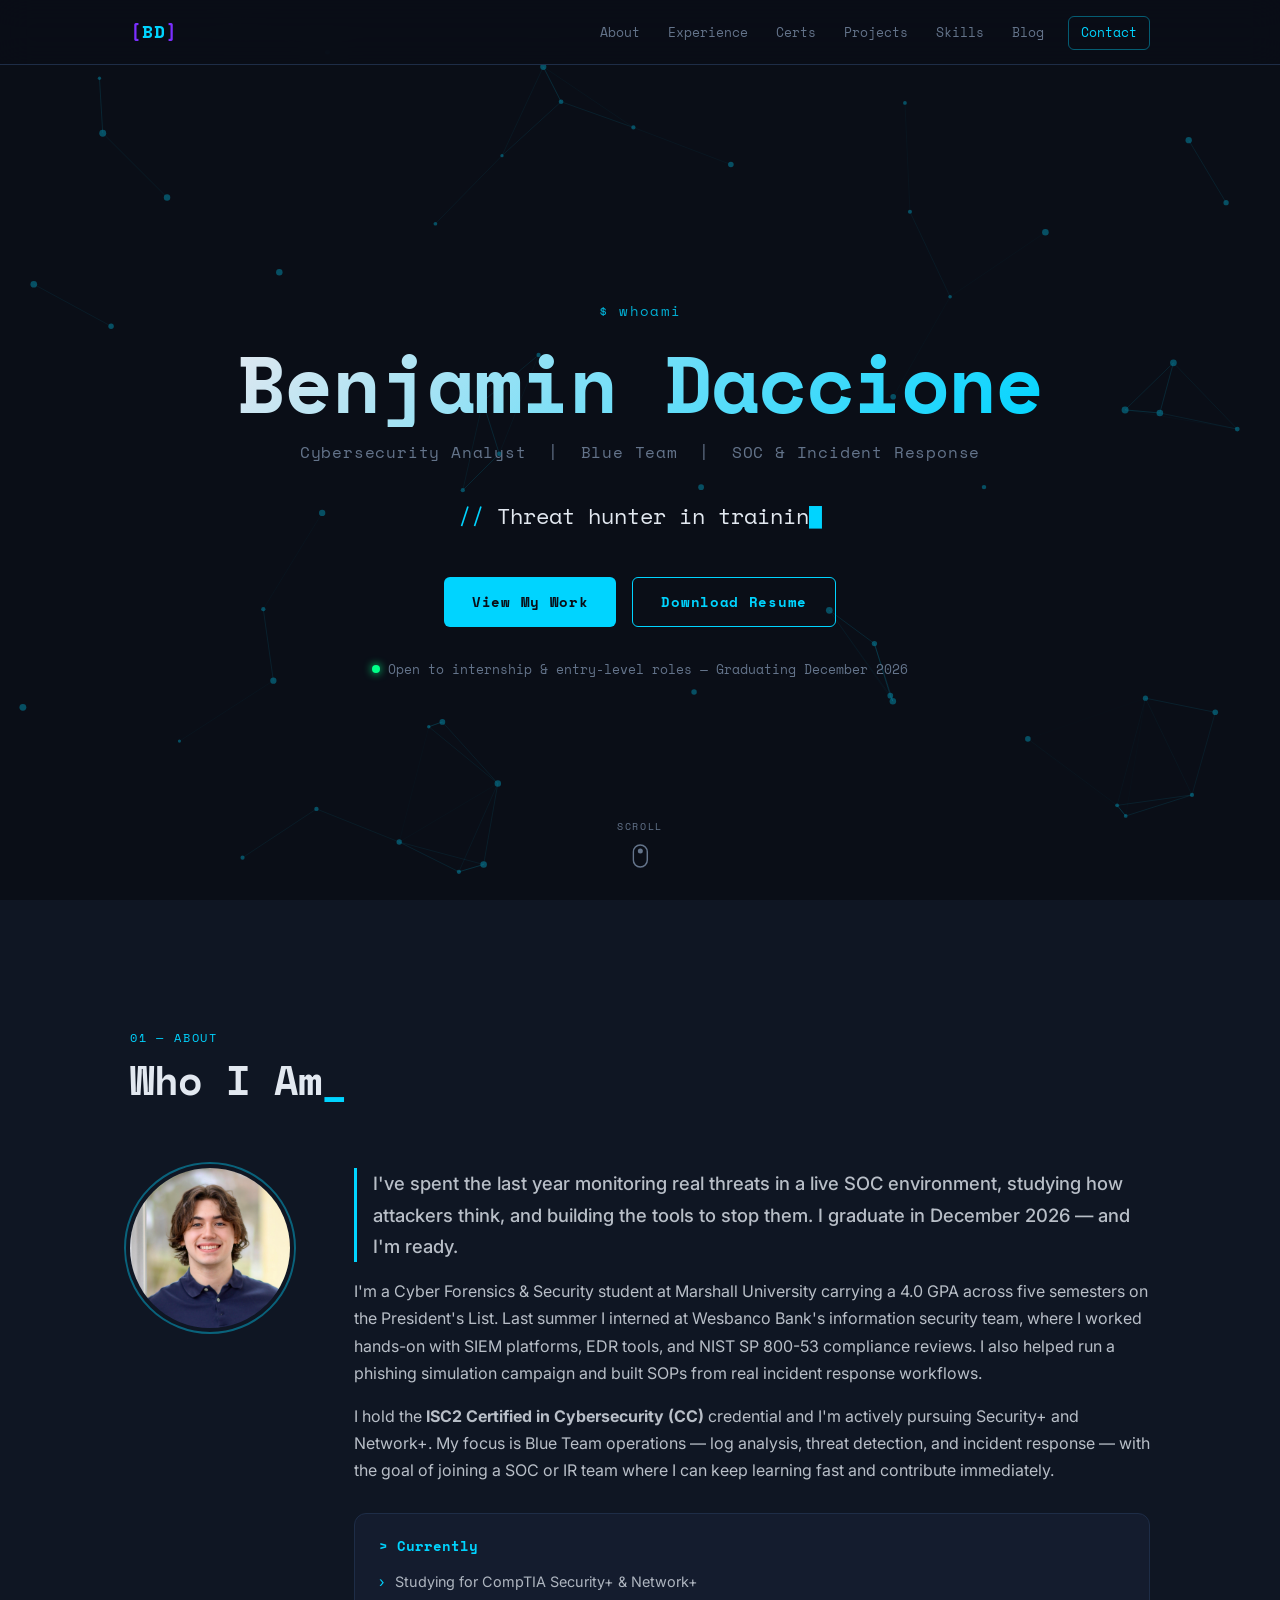
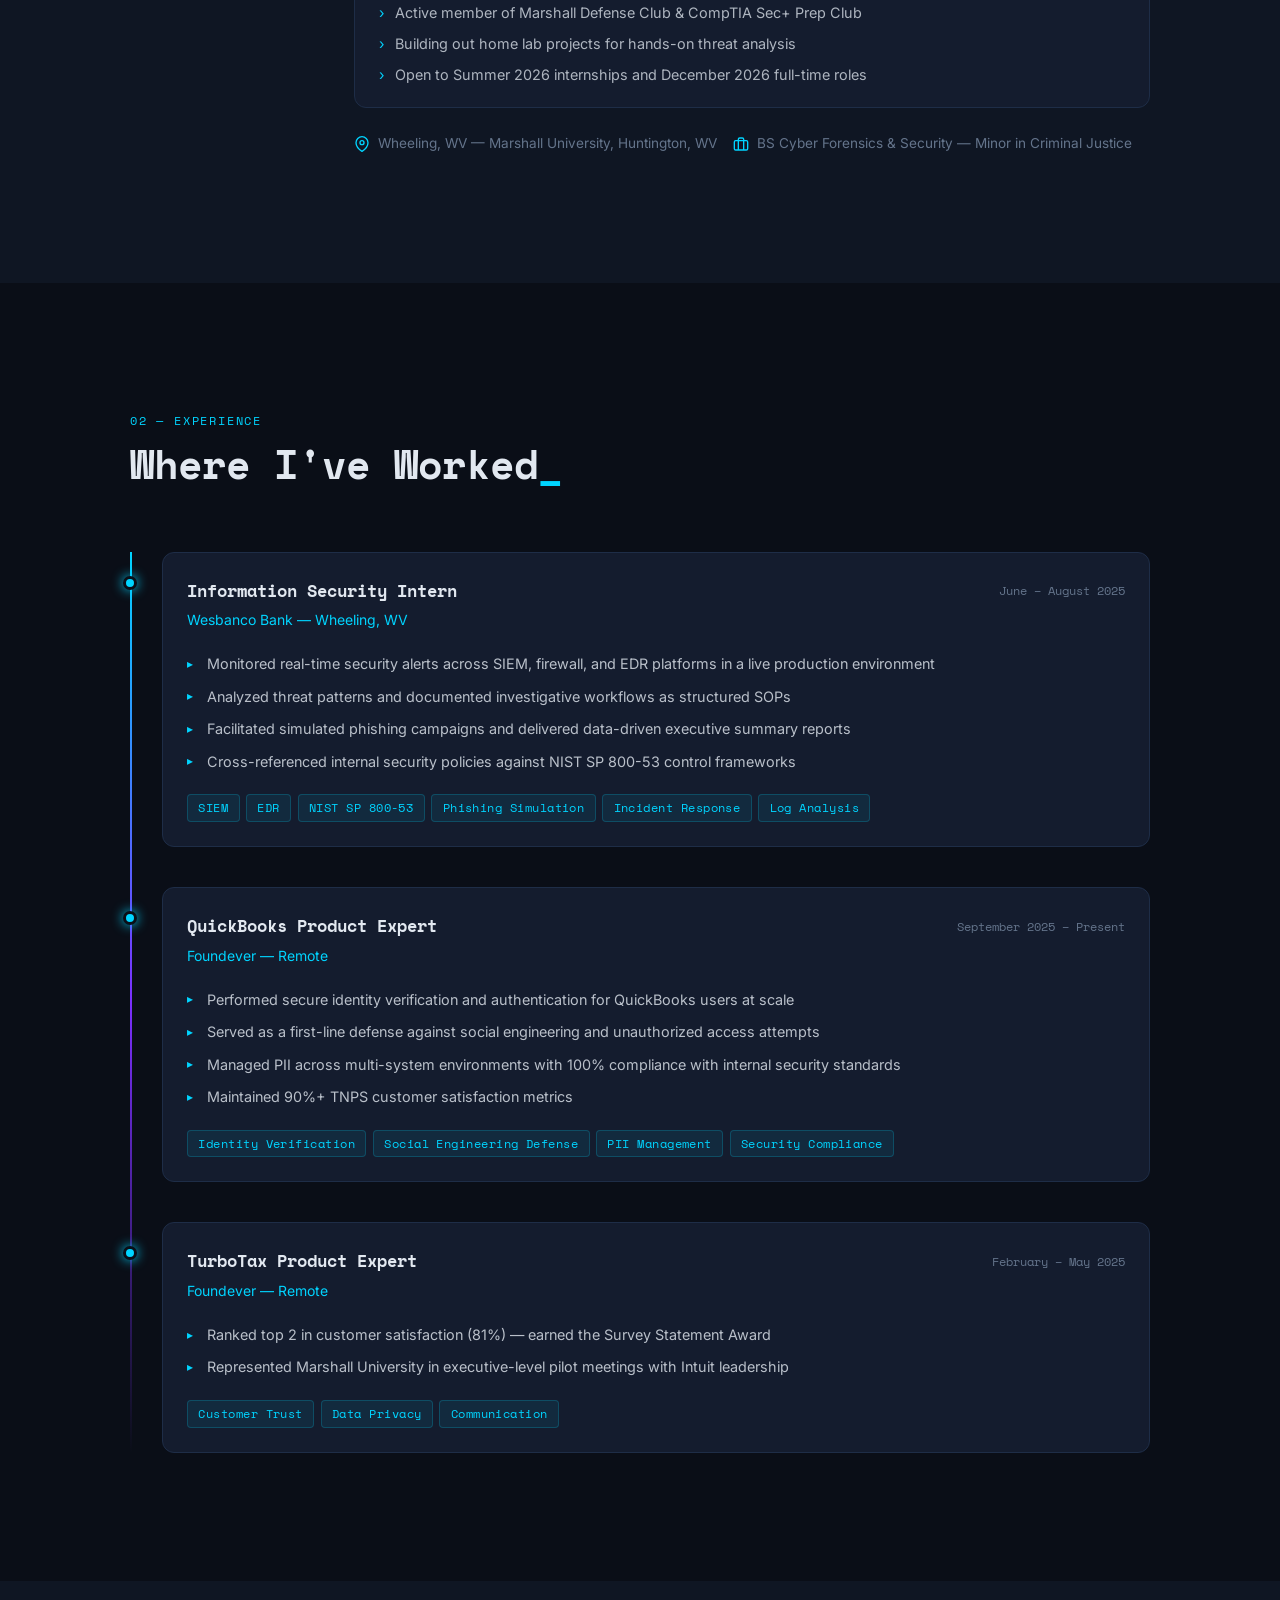
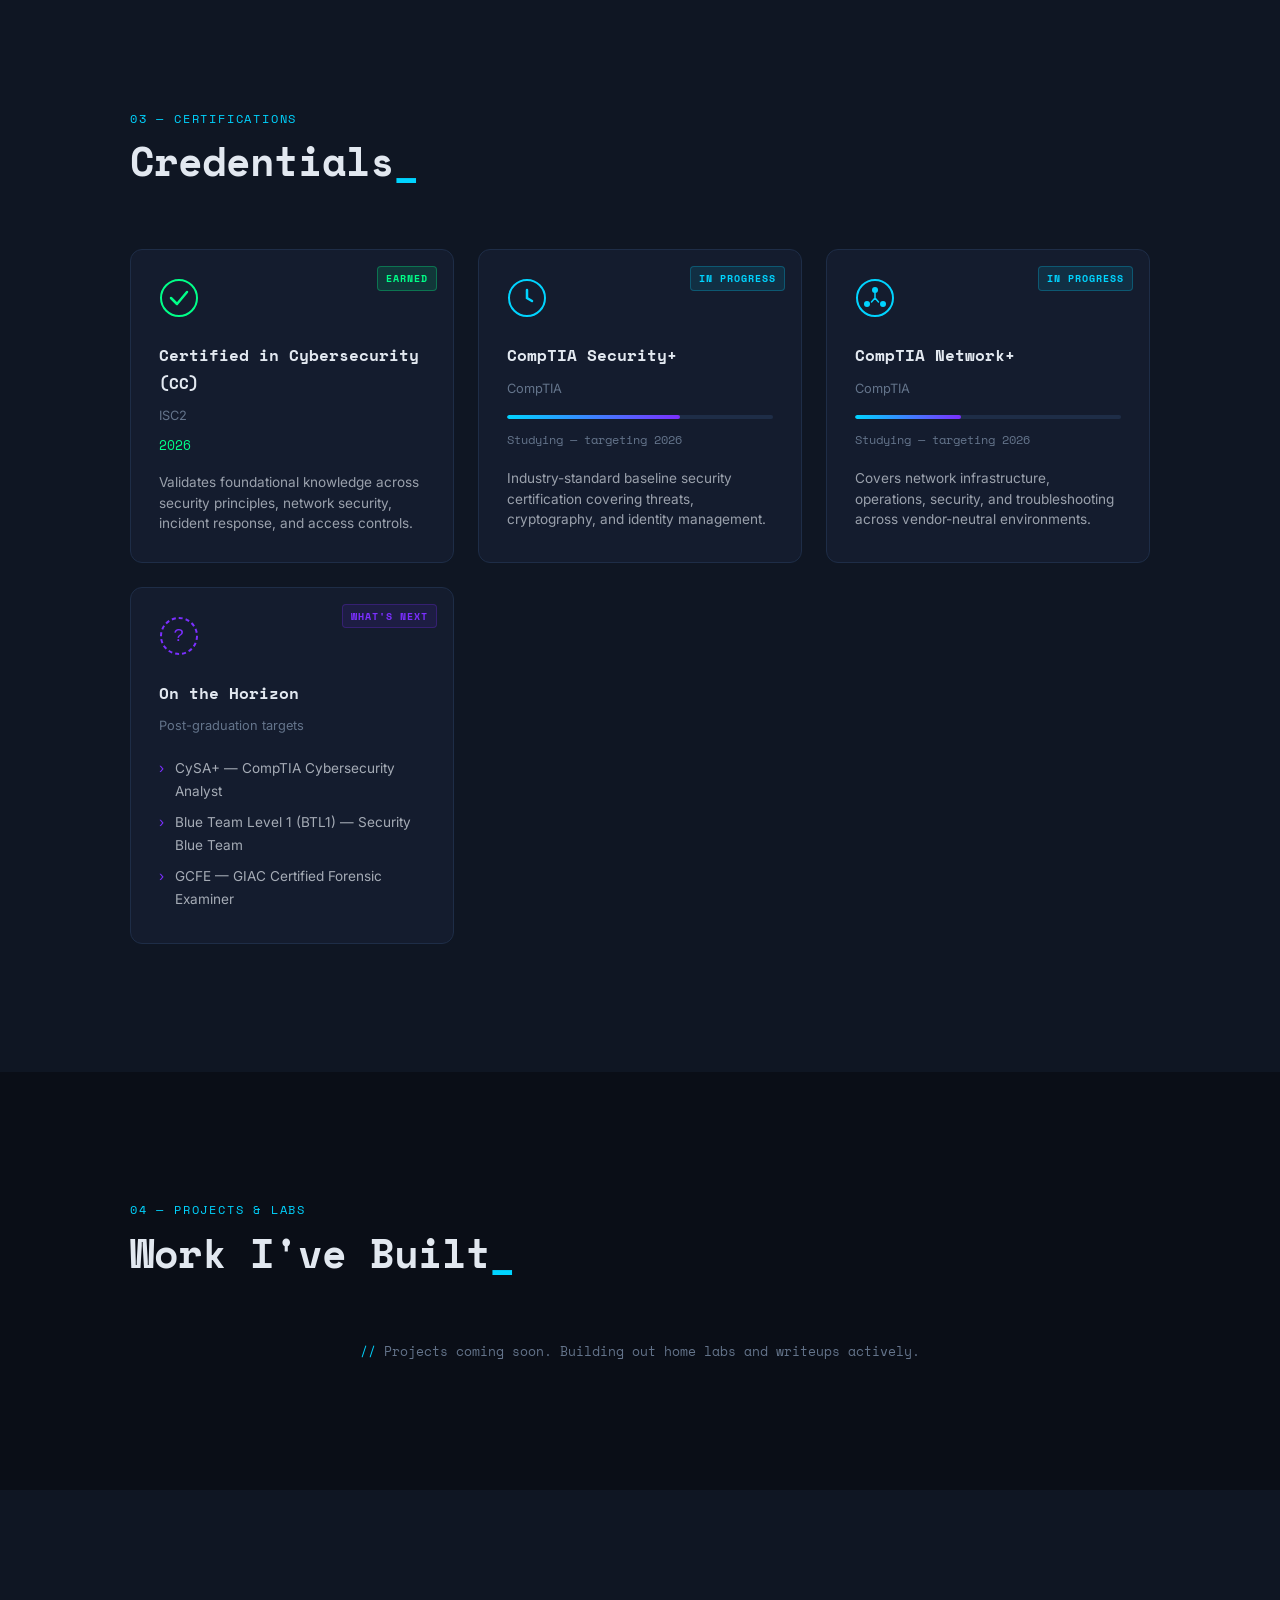
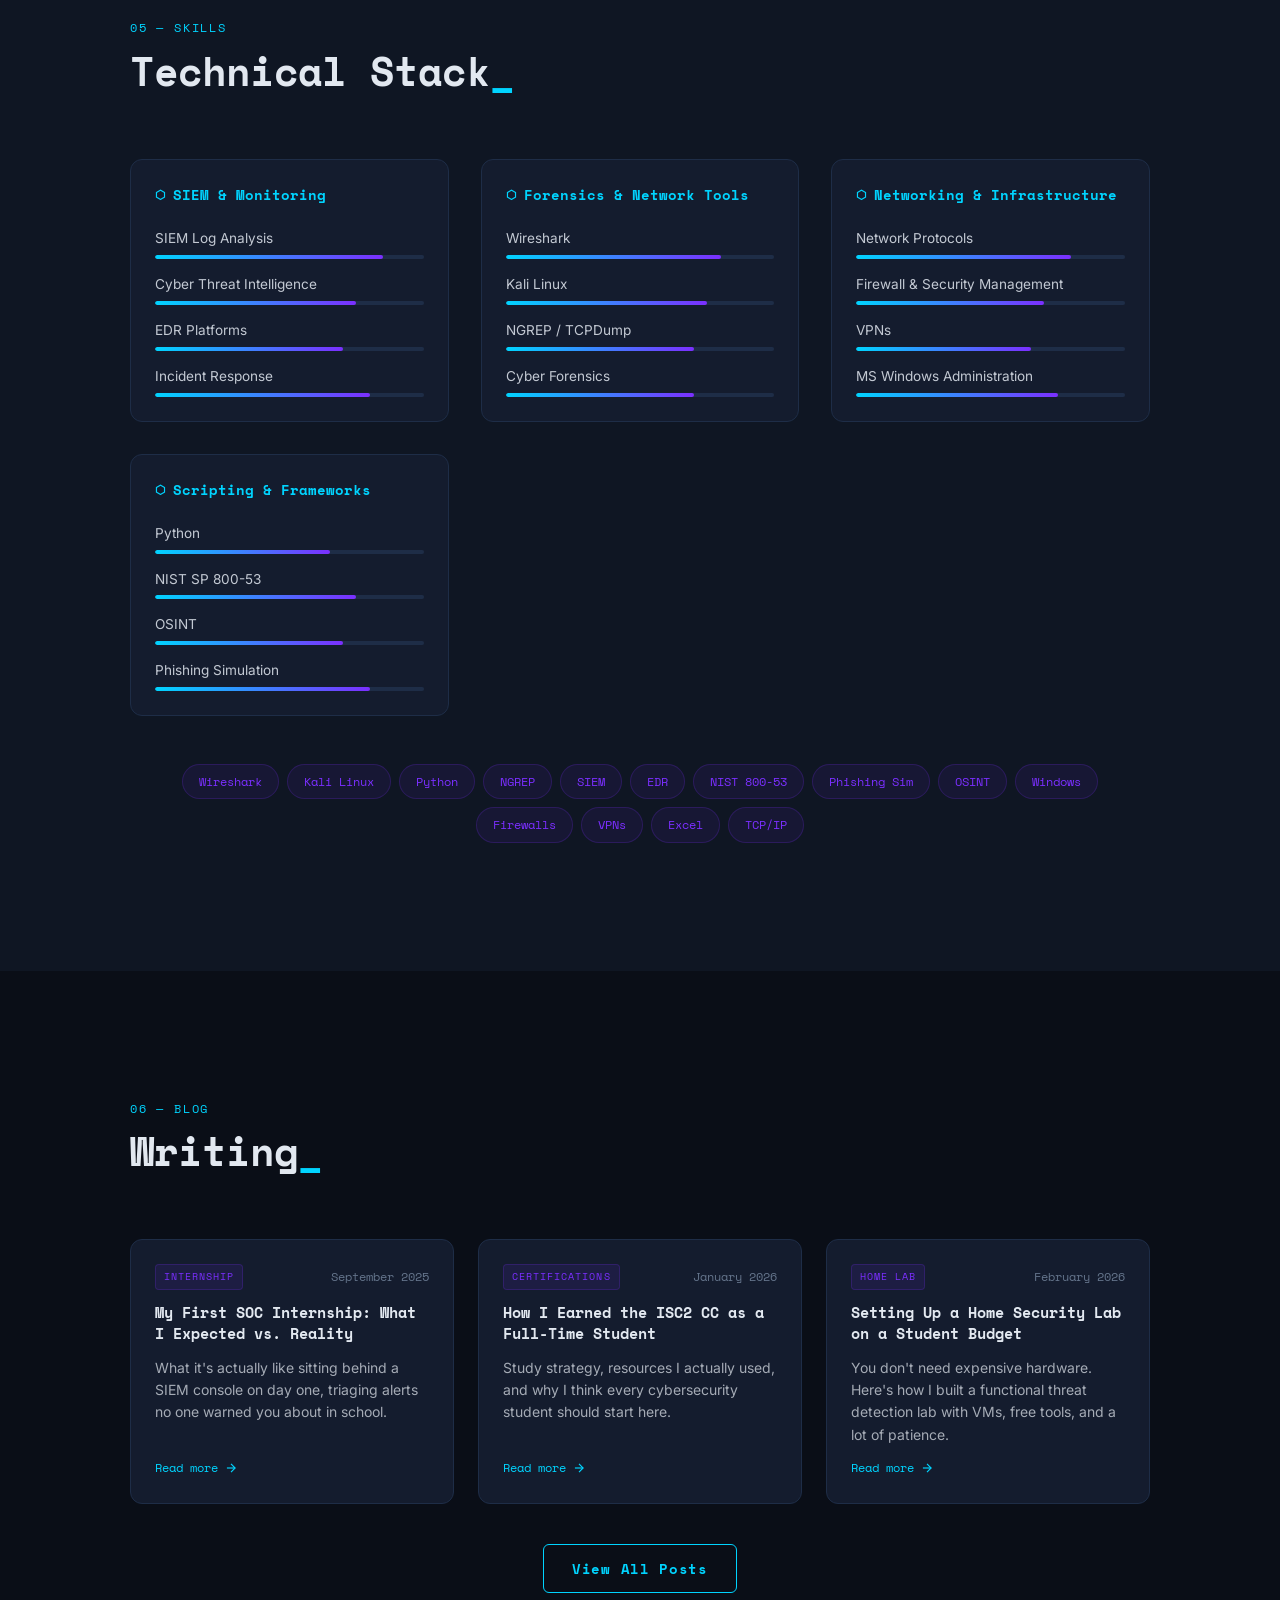
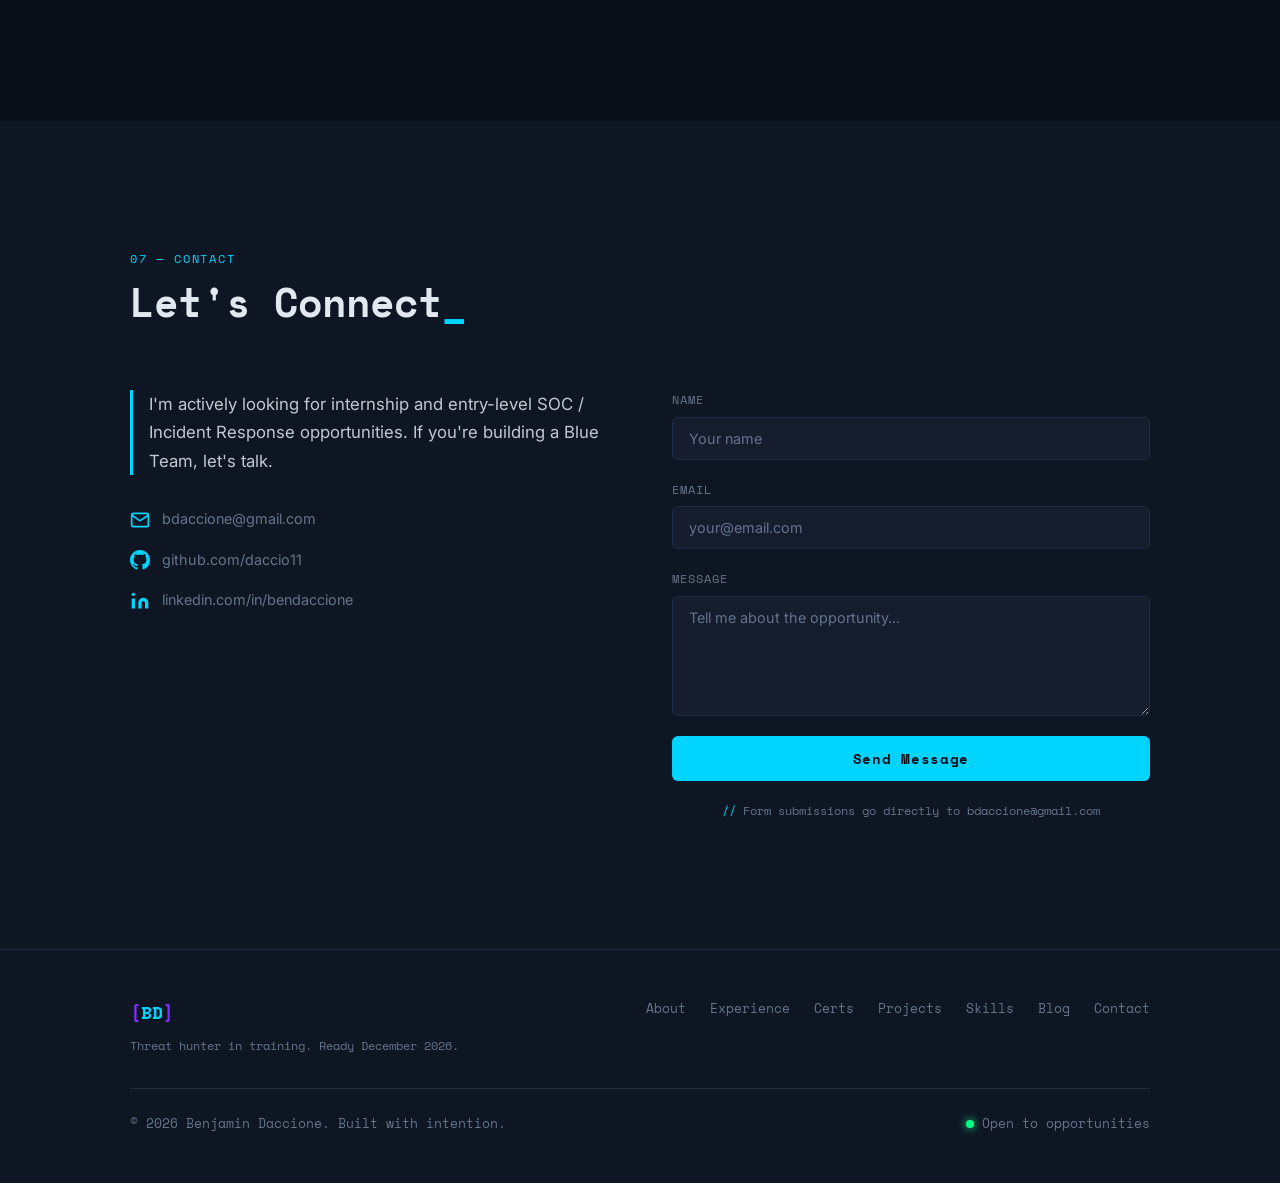
<file: index.html>
<!DOCTYPE html>
<html lang="en">
<head>
  <meta charset="UTF-8" />
  <meta name="viewport" content="width=device-width, initial-scale=1.0" />

  <!-- SEO / Open Graph -->
  <title>Benjamin Daccione — Cybersecurity Analyst | Blue Team | SOC & Incident Response</title>
  <meta name="description" content="Benjamin Daccione is a cybersecurity analyst and Marshall University student specializing in Blue Team, SOC operations, and Incident Response. Graduating December 2026." />
  <meta property="og:title" content="Benjamin Daccione — Cybersecurity Portfolio" />
  <meta property="og:description" content="Threat hunter in training. 4.0 GPA. Real-world SOC experience." />
  <meta property="og:type" content="website" />
  <meta property="og:url" content="https://bendaccione.com" />
  <meta name="twitter:card" content="summary_large_image" />
  <meta name="twitter:title" content="Benjamin Daccione — Cybersecurity Portfolio" />
  <meta name="twitter:description" content="Threat hunter in training. 4.0 GPA. Real-world SOC experience." />

  <!-- Favicon -->
  <link rel="icon" type="image/svg+xml" href="data:image/svg+xml,<svg xmlns='http://www.w3.org/2000/svg' viewBox='0 0 32 32'><rect width='32' height='32' rx='6' fill='%230a0e17'/><text x='50%' y='54%' dominant-baseline='middle' text-anchor='middle' font-size='18' font-family='monospace' font-weight='bold' fill='%2300d4ff'>BD</text></svg>" />

  <!-- Google Fonts -->
  <link rel="preconnect" href="https://fonts.googleapis.com" />
  <link rel="preconnect" href="https://fonts.gstatic.com" crossorigin />
  <link href="https://fonts.googleapis.com/css2?family=Space+Mono:ital,wght@0,400;0,700;1,400&family=Inter:wght@300;400;500;600;700&display=swap" rel="stylesheet" />

  <link rel="stylesheet" href="css/styles.css" />
</head>
<body>

  <!-- ===================== NAVIGATION ===================== -->
  <header class="site-header" role="banner">
    <nav class="nav container" aria-label="Primary navigation">
      <a href="#hero" class="nav__logo" aria-label="Benjamin Daccione — home">
        <span class="nav__logo-bracket">[</span>BD<span class="nav__logo-bracket">]</span>
      </a>

      <!-- Hamburger (mobile) -->
      <button class="nav__toggle" aria-label="Toggle navigation menu" aria-expanded="false" aria-controls="nav-links">
        <span class="nav__toggle-bar"></span>
        <span class="nav__toggle-bar"></span>
        <span class="nav__toggle-bar"></span>
      </button>

      <ul class="nav__links" id="nav-links" role="list">
        <li><a href="#about" class="nav__link">About</a></li>
        <li><a href="#experience" class="nav__link">Experience</a></li>
        <li><a href="#certifications" class="nav__link">Certs</a></li>
        <li><a href="#projects" class="nav__link">Projects</a></li>
        <li><a href="#skills" class="nav__link">Skills</a></li>
        <li><a href="blog/index.html" class="nav__link">Blog</a></li>
        <li><a href="#contact" class="nav__link nav__link--cta">Contact</a></li>
      </ul>
    </nav>
  </header>

  <main>

    <!-- ===================== HERO ===================== -->
    <section class="hero" id="hero" aria-label="Introduction">
      <!-- Animated network nodes background -->
      <canvas class="hero__canvas" id="hero-canvas" aria-hidden="true"></canvas>

      <div class="hero__content container">
        <p class="hero__eyebrow" aria-hidden="true">$ whoami</p>
        <h1 class="hero__name">Benjamin Daccione</h1>
        <p class="hero__title">Cybersecurity Analyst &nbsp;|&nbsp; Blue Team &nbsp;|&nbsp; SOC &amp; Incident Response</p>
        <p class="hero__tagline">
          <span class="hero__tagline-static">// </span><span id="typed-tagline" aria-label="Threat hunter in training. 4.0 GPA. Real-world SOC experience."></span><span class="hero__cursor" aria-hidden="true">█</span>
        </p>
        <div class="hero__actions">
          <a href="#projects" class="btn btn--primary">View My Work</a>
          <a href="assets/resume.pdf" class="btn btn--outline" download aria-label="Download Benjamin Daccione's resume">Download Resume</a>
        </div>
        <div class="hero__status">
          <span class="status-dot status-dot--green" aria-hidden="true"></span>
          <span>Open to internship &amp; entry-level roles &mdash; Graduating December 2026</span>
        </div>
      </div>

      <a href="#about" class="hero__scroll-hint" aria-label="Scroll to About section">
        <span>scroll</span>
        <svg width="16" height="24" viewBox="0 0 16 24" fill="none" aria-hidden="true">
          <rect x="1" y="1" width="14" height="22" rx="7" stroke="currentColor" stroke-width="1.5"/>
          <circle class="hero__scroll-dot" cx="8" cy="7" r="2.5" fill="currentColor"/>
        </svg>
      </a>
    </section>

    <!-- ===================== ABOUT ===================== -->
    <section class="section about" id="about" aria-labelledby="about-heading">
      <div class="container">
        <div class="section__header">
          <span class="section__label">01 &mdash; about</span>
          <h2 class="section__title" id="about-heading">Who I Am</h2>
        </div>

        <div class="about__grid">
          <!-- Avatar -->
          <div class="about__avatar-wrap">
            <img src="assets/images/avatar.png" alt="Benjamin Daccione" class="about__avatar-img" />
            <div class="about__avatar-ring" aria-hidden="true"></div>
          </div>

          <!-- Bio -->
          <div class="about__bio">
            <p class="about__intro">
              I've spent the last year monitoring real threats in a live SOC environment, studying how attackers think, and building the tools to stop them. I graduate in December 2026 — and I'm ready.
            </p>
            <p>
              I'm a Cyber Forensics &amp; Security student at Marshall University carrying a 4.0 GPA across five semesters on the President's List. Last summer I interned at Wesbanco Bank's information security team, where I worked hands-on with SIEM platforms, EDR tools, and NIST SP 800-53 compliance reviews. I also helped run a phishing simulation campaign and built SOPs from real incident response workflows.
            </p>
            <p>
              I hold the <strong>ISC2 Certified in Cybersecurity (CC)</strong> credential and I'm actively pursuing Security+ and Network+. My focus is Blue Team operations — log analysis, threat detection, and incident response — with the goal of joining a SOC or IR team where I can keep learning fast and contribute immediately.
            </p>

            <div class="about__currently">
              <h3 class="about__currently-title"><span class="accent">&gt;</span> Currently</h3>
              <ul class="about__currently-list" role="list">
                <li>Studying for CompTIA Security+ &amp; Network+</li>
                <li>Active member of Marshall Defense Club &amp; CompTIA Sec+ Prep Club</li>
                <li>Building out home lab projects for hands-on threat analysis</li>
                <li>Open to Summer 2026 internships and December 2026 full-time roles</li>
              </ul>
            </div>

            <div class="about__meta">
              <div class="about__meta-item">
                <svg width="16" height="16" viewBox="0 0 24 24" fill="none" stroke="currentColor" stroke-width="2" aria-hidden="true"><path d="M21 10c0 7-9 13-9 13s-9-6-9-13a9 9 0 0 1 18 0z"/><circle cx="12" cy="10" r="3"/></svg>
                Wheeling, WV &mdash; Marshall University, Huntington, WV
              </div>
              <div class="about__meta-item">
                <svg width="16" height="16" viewBox="0 0 24 24" fill="none" stroke="currentColor" stroke-width="2" aria-hidden="true"><rect x="2" y="7" width="20" height="14" rx="2"/><path d="M16 21V5a2 2 0 0 0-2-2h-4a2 2 0 0 0-2 2v16"/></svg>
                BS Cyber Forensics &amp; Security &mdash; Minor in Criminal Justice
              </div>
            </div>
          </div>
        </div>
      </div>
    </section>

    <!-- ===================== EXPERIENCE ===================== -->
    <section class="section experience" id="experience" aria-labelledby="experience-heading">
      <div class="container">
        <div class="section__header">
          <span class="section__label">02 &mdash; experience</span>
          <h2 class="section__title" id="experience-heading">Where I've Worked</h2>
        </div>

        <div class="timeline">

          <!-- Wesbanco -->
          <article class="timeline__item fade-in" aria-labelledby="job-wesbanco">
            <div class="timeline__dot" aria-hidden="true"></div>
            <div class="timeline__card">
              <div class="timeline__card-header">
                <div>
                  <h3 class="timeline__role" id="job-wesbanco">Information Security Intern</h3>
                  <p class="timeline__company">Wesbanco Bank &mdash; Wheeling, WV</p>
                </div>
                <time class="timeline__date" datetime="2025-06/2025-08">June &ndash; August 2025</time>
              </div>
              <ul class="timeline__bullets" role="list">
                <li>Monitored real-time security alerts across SIEM, firewall, and EDR platforms in a live production environment</li>
                <li>Analyzed threat patterns and documented investigative workflows as structured SOPs</li>
                <li>Facilitated simulated phishing campaigns and delivered data-driven executive summary reports</li>
                <li>Cross-referenced internal security policies against NIST SP 800-53 control frameworks</li>
              </ul>
              <div class="timeline__tags" aria-label="Skills used">
                <span class="tag">SIEM</span>
                <span class="tag">EDR</span>
                <span class="tag">NIST SP 800-53</span>
                <span class="tag">Phishing Simulation</span>
                <span class="tag">Incident Response</span>
                <span class="tag">Log Analysis</span>
              </div>
            </div>
          </article>

          <!-- Foundever QB -->
          <article class="timeline__item fade-in" aria-labelledby="job-qb">
            <div class="timeline__dot" aria-hidden="true"></div>
            <div class="timeline__card">
              <div class="timeline__card-header">
                <div>
                  <h3 class="timeline__role" id="job-qb">QuickBooks Product Expert</h3>
                  <p class="timeline__company">Foundever &mdash; Remote</p>
                </div>
                <time class="timeline__date" datetime="2025-09">September 2025 &ndash; Present</time>
              </div>
              <ul class="timeline__bullets" role="list">
                <li>Performed secure identity verification and authentication for QuickBooks users at scale</li>
                <li>Served as a first-line defense against social engineering and unauthorized access attempts</li>
                <li>Managed PII across multi-system environments with 100% compliance with internal security standards</li>
                <li>Maintained 90%+ TNPS customer satisfaction metrics</li>
              </ul>
              <div class="timeline__tags" aria-label="Skills used">
                <span class="tag">Identity Verification</span>
                <span class="tag">Social Engineering Defense</span>
                <span class="tag">PII Management</span>
                <span class="tag">Security Compliance</span>
              </div>
            </div>
          </article>

          <!-- Foundever TurboTax -->
          <article class="timeline__item fade-in" aria-labelledby="job-tt">
            <div class="timeline__dot" aria-hidden="true"></div>
            <div class="timeline__card">
              <div class="timeline__card-header">
                <div>
                  <h3 class="timeline__role" id="job-tt">TurboTax Product Expert</h3>
                  <p class="timeline__company">Foundever &mdash; Remote</p>
                </div>
                <time class="timeline__date" datetime="2025-02/2025-05">February &ndash; May 2025</time>
              </div>
              <ul class="timeline__bullets" role="list">
                <li>Ranked top 2 in customer satisfaction (81%) — earned the Survey Statement Award</li>
                <li>Represented Marshall University in executive-level pilot meetings with Intuit leadership</li>
              </ul>
              <div class="timeline__tags" aria-label="Skills used">
                <span class="tag">Customer Trust</span>
                <span class="tag">Data Privacy</span>
                <span class="tag">Communication</span>
              </div>
            </div>
          </article>

        </div>
      </div>
    </section>

    <!-- ===================== CERTIFICATIONS ===================== -->
    <section class="section certs" id="certifications" aria-labelledby="certs-heading">
      <div class="container">
        <div class="section__header">
          <span class="section__label">03 &mdash; certifications</span>
          <h2 class="section__title" id="certs-heading">Credentials</h2>
        </div>

        <div class="certs__grid">

          <!-- ISC2 CC — EARNED -->
          <article class="cert-card cert-card--earned fade-in" aria-labelledby="cert-cc">
            <div class="cert-card__badge cert-card__badge--earned" aria-label="Certification earned">EARNED</div>
            <div class="cert-card__icon" aria-hidden="true">
              <svg width="40" height="40" viewBox="0 0 40 40" fill="none"><circle cx="20" cy="20" r="18" stroke="var(--color-success)" stroke-width="2"/><path d="M12 20l6 6 10-12" stroke="var(--color-success)" stroke-width="2.5" stroke-linecap="round" stroke-linejoin="round"/></svg>
            </div>
            <h3 class="cert-card__name" id="cert-cc">Certified in Cybersecurity (CC)</h3>
            <p class="cert-card__issuer">ISC2</p>
            <p class="cert-card__year">2026</p>
            <p class="cert-card__desc">Validates foundational knowledge across security principles, network security, incident response, and access controls.</p>
          </article>

          <!-- Security+ — IN PROGRESS -->
          <article class="cert-card cert-card--progress fade-in" aria-labelledby="cert-secplus">
            <div class="cert-card__badge cert-card__badge--progress" aria-label="In progress">IN PROGRESS</div>
            <div class="cert-card__icon" aria-hidden="true">
              <svg width="40" height="40" viewBox="0 0 40 40" fill="none"><circle cx="20" cy="20" r="18" stroke="var(--color-accent)" stroke-width="2"/><path d="M20 12v8l5 3" stroke="var(--color-accent)" stroke-width="2.5" stroke-linecap="round"/></svg>
            </div>
            <h3 class="cert-card__name" id="cert-secplus">CompTIA Security+</h3>
            <p class="cert-card__issuer">CompTIA</p>
            <div class="cert-card__progress-wrap">
              <div class="cert-card__progress-bar" role="progressbar" aria-valuenow="65" aria-valuemin="0" aria-valuemax="100" aria-label="Study progress: 65%">
                <div class="cert-card__progress-fill" style="width: 65%"></div>
              </div>
              <span class="cert-card__progress-label">Studying &mdash; targeting 2026</span>
            </div>
            <p class="cert-card__desc">Industry-standard baseline security certification covering threats, cryptography, and identity management.</p>
          </article>

          <!-- Network+ — IN PROGRESS -->
          <article class="cert-card cert-card--progress fade-in" aria-labelledby="cert-netplus">
            <div class="cert-card__badge cert-card__badge--progress" aria-label="In progress">IN PROGRESS</div>
            <div class="cert-card__icon" aria-hidden="true">
              <svg width="40" height="40" viewBox="0 0 40 40" fill="none"><circle cx="20" cy="20" r="18" stroke="var(--color-accent)" stroke-width="2"/><circle cx="20" cy="12" r="3" fill="var(--color-accent)"/><circle cx="12" cy="26" r="3" fill="var(--color-accent)"/><circle cx="28" cy="26" r="3" fill="var(--color-accent)"/><path d="M20 15v5M16.5 24l3.5-4 3.5 4" stroke="var(--color-accent)" stroke-width="1.5" stroke-linecap="round"/></svg>
            </div>
            <h3 class="cert-card__name" id="cert-netplus">CompTIA Network+</h3>
            <p class="cert-card__issuer">CompTIA</p>
            <div class="cert-card__progress-wrap">
              <div class="cert-card__progress-bar" role="progressbar" aria-valuenow="40" aria-valuemin="0" aria-valuemax="100" aria-label="Study progress: 40%">
                <div class="cert-card__progress-fill" style="width: 40%"></div>
              </div>
              <span class="cert-card__progress-label">Studying &mdash; targeting 2026</span>
            </div>
            <p class="cert-card__desc">Covers network infrastructure, operations, security, and troubleshooting across vendor-neutral environments.</p>
          </article>

          <!-- What's Next -->
          <article class="cert-card cert-card--next fade-in" aria-labelledby="cert-next">
            <div class="cert-card__badge cert-card__badge--next" aria-label="Planned">WHAT'S NEXT</div>
            <div class="cert-card__icon" aria-hidden="true">
              <svg width="40" height="40" viewBox="0 0 40 40" fill="none"><circle cx="20" cy="20" r="18" stroke="var(--color-purple)" stroke-width="2" stroke-dasharray="4 3"/><text x="20" y="25" text-anchor="middle" font-size="18" fill="var(--color-purple)" font-family="monospace">?</text></svg>
            </div>
            <h3 class="cert-card__name" id="cert-next">On the Horizon</h3>
            <p class="cert-card__issuer">Post-graduation targets</p>
            <ul class="cert-card__next-list" role="list">
              <li>CySA+ — CompTIA Cybersecurity Analyst</li>
              <li>Blue Team Level 1 (BTL1) — Security Blue Team</li>
              <li>GCFE — GIAC Certified Forensic Examiner</li>
            </ul>
          </article>

        </div>
      </div>
    </section>

    <!-- ===================== PROJECTS ===================== -->
    <section class="section projects" id="projects" aria-labelledby="projects-heading">
      <div class="container">
        <div class="section__header">
          <span class="section__label">04 &mdash; projects &amp; labs</span>
          <h2 class="section__title" id="projects-heading">Work I've Built</h2>
        </div>

        <p class="projects__note">
          <span class="accent">// </span>Projects coming soon. Building out home labs and writeups actively.
        </p>
      </div>
    </section>

    <!-- ===================== SKILLS ===================== -->
    <section class="section skills" id="skills" aria-labelledby="skills-heading">
      <div class="container">
        <div class="section__header">
          <span class="section__label">05 &mdash; skills</span>
          <h2 class="section__title" id="skills-heading">Technical Stack</h2>
        </div>

        <div class="skills__grid">

          <div class="skill-group fade-in">
            <h3 class="skill-group__title">
              <span class="skill-group__icon" aria-hidden="true">⬡</span>
              SIEM &amp; Monitoring
            </h3>
            <ul class="skill-group__list" role="list">
              <li class="skill-item">
                <span class="skill-item__name">SIEM Log Analysis</span>
                <div class="skill-item__bar" role="progressbar" aria-valuenow="85" aria-valuemin="0" aria-valuemax="100" aria-label="SIEM Log Analysis proficiency: 85%">
                  <div class="skill-item__fill" style="--fill: 85%"></div>
                </div>
              </li>
              <li class="skill-item">
                <span class="skill-item__name">Cyber Threat Intelligence</span>
                <div class="skill-item__bar" role="progressbar" aria-valuenow="75" aria-valuemin="0" aria-valuemax="100" aria-label="Cyber Threat Intelligence proficiency: 75%">
                  <div class="skill-item__fill" style="--fill: 75%"></div>
                </div>
              </li>
              <li class="skill-item">
                <span class="skill-item__name">EDR Platforms</span>
                <div class="skill-item__bar" role="progressbar" aria-valuenow="70" aria-valuemin="0" aria-valuemax="100" aria-label="EDR Platforms proficiency: 70%">
                  <div class="skill-item__fill" style="--fill: 70%"></div>
                </div>
              </li>
              <li class="skill-item">
                <span class="skill-item__name">Incident Response</span>
                <div class="skill-item__bar" role="progressbar" aria-valuenow="80" aria-valuemin="0" aria-valuemax="100" aria-label="Incident Response proficiency: 80%">
                  <div class="skill-item__fill" style="--fill: 80%"></div>
                </div>
              </li>
            </ul>
          </div>

          <div class="skill-group fade-in">
            <h3 class="skill-group__title">
              <span class="skill-group__icon" aria-hidden="true">⬡</span>
              Forensics &amp; Network Tools
            </h3>
            <ul class="skill-group__list" role="list">
              <li class="skill-item">
                <span class="skill-item__name">Wireshark</span>
                <div class="skill-item__bar" role="progressbar" aria-valuenow="80" aria-valuemin="0" aria-valuemax="100" aria-label="Wireshark proficiency: 80%">
                  <div class="skill-item__fill" style="--fill: 80%"></div>
                </div>
              </li>
              <li class="skill-item">
                <span class="skill-item__name">Kali Linux</span>
                <div class="skill-item__bar" role="progressbar" aria-valuenow="75" aria-valuemin="0" aria-valuemax="100" aria-label="Kali Linux proficiency: 75%">
                  <div class="skill-item__fill" style="--fill: 75%"></div>
                </div>
              </li>
              <li class="skill-item">
                <span class="skill-item__name">NGREP / TCPDump</span>
                <div class="skill-item__bar" role="progressbar" aria-valuenow="70" aria-valuemin="0" aria-valuemax="100" aria-label="NGREP proficiency: 70%">
                  <div class="skill-item__fill" style="--fill: 70%"></div>
                </div>
              </li>
              <li class="skill-item">
                <span class="skill-item__name">Cyber Forensics</span>
                <div class="skill-item__bar" role="progressbar" aria-valuenow="70" aria-valuemin="0" aria-valuemax="100" aria-label="Cyber Forensics proficiency: 70%">
                  <div class="skill-item__fill" style="--fill: 70%"></div>
                </div>
              </li>
            </ul>
          </div>

          <div class="skill-group fade-in">
            <h3 class="skill-group__title">
              <span class="skill-group__icon" aria-hidden="true">⬡</span>
              Networking &amp; Infrastructure
            </h3>
            <ul class="skill-group__list" role="list">
              <li class="skill-item">
                <span class="skill-item__name">Network Protocols</span>
                <div class="skill-item__bar" role="progressbar" aria-valuenow="80" aria-valuemin="0" aria-valuemax="100" aria-label="Network Protocols proficiency: 80%">
                  <div class="skill-item__fill" style="--fill: 80%"></div>
                </div>
              </li>
              <li class="skill-item">
                <span class="skill-item__name">Firewall &amp; Security Management</span>
                <div class="skill-item__bar" role="progressbar" aria-valuenow="70" aria-valuemin="0" aria-valuemax="100" aria-label="Firewall proficiency: 70%">
                  <div class="skill-item__fill" style="--fill: 70%"></div>
                </div>
              </li>
              <li class="skill-item">
                <span class="skill-item__name">VPNs</span>
                <div class="skill-item__bar" role="progressbar" aria-valuenow="65" aria-valuemin="0" aria-valuemax="100" aria-label="VPNs proficiency: 65%">
                  <div class="skill-item__fill" style="--fill: 65%"></div>
                </div>
              </li>
              <li class="skill-item">
                <span class="skill-item__name">MS Windows Administration</span>
                <div class="skill-item__bar" role="progressbar" aria-valuenow="75" aria-valuemin="0" aria-valuemax="100" aria-label="Windows Administration proficiency: 75%">
                  <div class="skill-item__fill" style="--fill: 75%"></div>
                </div>
              </li>
            </ul>
          </div>

          <div class="skill-group fade-in">
            <h3 class="skill-group__title">
              <span class="skill-group__icon" aria-hidden="true">⬡</span>
              Scripting &amp; Frameworks
            </h3>
            <ul class="skill-group__list" role="list">
              <li class="skill-item">
                <span class="skill-item__name">Python</span>
                <div class="skill-item__bar" role="progressbar" aria-valuenow="65" aria-valuemin="0" aria-valuemax="100" aria-label="Python proficiency: 65%">
                  <div class="skill-item__fill" style="--fill: 65%"></div>
                </div>
              </li>
              <li class="skill-item">
                <span class="skill-item__name">NIST SP 800-53</span>
                <div class="skill-item__bar" role="progressbar" aria-valuenow="75" aria-valuemin="0" aria-valuemax="100" aria-label="NIST SP 800-53 proficiency: 75%">
                  <div class="skill-item__fill" style="--fill: 75%"></div>
                </div>
              </li>
              <li class="skill-item">
                <span class="skill-item__name">OSINT</span>
                <div class="skill-item__bar" role="progressbar" aria-valuenow="70" aria-valuemin="0" aria-valuemax="100" aria-label="OSINT proficiency: 70%">
                  <div class="skill-item__fill" style="--fill: 70%"></div>
                </div>
              </li>
              <li class="skill-item">
                <span class="skill-item__name">Phishing Simulation</span>
                <div class="skill-item__bar" role="progressbar" aria-valuenow="80" aria-valuemin="0" aria-valuemax="100" aria-label="Phishing Simulation proficiency: 80%">
                  <div class="skill-item__fill" style="--fill: 80%"></div>
                </div>
              </li>
            </ul>
          </div>

        </div>

        <!-- Tool badges -->
        <div class="skills__badges" aria-label="Tool badges">
          <span class="skill-badge">Wireshark</span>
          <span class="skill-badge">Kali Linux</span>
          <span class="skill-badge">Python</span>
          <span class="skill-badge">NGREP</span>
          <span class="skill-badge">SIEM</span>
          <span class="skill-badge">EDR</span>
          <span class="skill-badge">NIST 800-53</span>
          <span class="skill-badge">Phishing Sim</span>
          <span class="skill-badge">OSINT</span>
          <span class="skill-badge">Windows</span>
          <span class="skill-badge">Firewalls</span>
          <span class="skill-badge">VPNs</span>
          <span class="skill-badge">Excel</span>
          <span class="skill-badge">TCP/IP</span>
        </div>
      </div>
    </section>

    <!-- ===================== BLOG ===================== -->
    <section class="section blog-preview" id="blog" aria-labelledby="blog-heading">
      <div class="container">
        <div class="section__header">
          <span class="section__label">06 &mdash; blog</span>
          <h2 class="section__title" id="blog-heading">Writing</h2>
        </div>

        <div class="blog__grid">

          <!-- TODO: Ben - replace these placeholder cards with your real blog posts -->

          <article class="blog-card fade-in" aria-labelledby="blog-1">
            <div class="blog-card__meta">
              <span class="blog-card__tag">Internship</span>
              <!-- TODO: Ben - replace with your real post date -->
              <time class="blog-card__date" datetime="2025-09-01">September 2025</time>
            </div>
            <h3 class="blog-card__title" id="blog-1">My First SOC Internship: What I Expected vs. Reality</h3>
            <p class="blog-card__excerpt">
              <!-- TODO: Ben - replace with your real post excerpt -->
              What it's actually like sitting behind a SIEM console on day one, triaging alerts no one warned you about in school.
            </p>
            <!-- TODO: Ben - replace # with your real blog post URL -->
            <a href="blog/index.html" class="blog-card__link" aria-label="Read: My First SOC Internship">
              Read more
              <svg width="14" height="14" viewBox="0 0 24 24" fill="none" stroke="currentColor" stroke-width="2" aria-hidden="true"><line x1="5" y1="12" x2="19" y2="12"/><polyline points="12 5 19 12 12 19"/></svg>
            </a>
          </article>

          <article class="blog-card fade-in" aria-labelledby="blog-2">
            <div class="blog-card__meta">
              <span class="blog-card__tag">Certifications</span>
              <!-- TODO: Ben - replace with your real post date -->
              <time class="blog-card__date" datetime="2026-01-01">January 2026</time>
            </div>
            <h3 class="blog-card__title" id="blog-2">How I Earned the ISC2 CC as a Full-Time Student</h3>
            <p class="blog-card__excerpt">
              <!-- TODO: Ben - replace with your real post excerpt -->
              Study strategy, resources I actually used, and why I think every cybersecurity student should start here.
            </p>
            <!-- TODO: Ben - replace # with your real blog post URL -->
            <a href="blog/index.html" class="blog-card__link" aria-label="Read: How I Earned the ISC2 CC">
              Read more
              <svg width="14" height="14" viewBox="0 0 24 24" fill="none" stroke="currentColor" stroke-width="2" aria-hidden="true"><line x1="5" y1="12" x2="19" y2="12"/><polyline points="12 5 19 12 12 19"/></svg>
            </a>
          </article>

          <article class="blog-card fade-in" aria-labelledby="blog-3">
            <div class="blog-card__meta">
              <span class="blog-card__tag">Home Lab</span>
              <!-- TODO: Ben - replace with your real post date -->
              <time class="blog-card__date" datetime="2026-02-01">February 2026</time>
            </div>
            <h3 class="blog-card__title" id="blog-3">Setting Up a Home Security Lab on a Student Budget</h3>
            <p class="blog-card__excerpt">
              <!-- TODO: Ben - replace with your real post excerpt -->
              You don't need expensive hardware. Here's how I built a functional threat detection lab with VMs, free tools, and a lot of patience.
            </p>
            <!-- TODO: Ben - replace # with your real blog post URL -->
            <a href="blog/index.html" class="blog-card__link" aria-label="Read: Setting Up a Home Security Lab">
              Read more
              <svg width="14" height="14" viewBox="0 0 24 24" fill="none" stroke="currentColor" stroke-width="2" aria-hidden="true"><line x1="5" y1="12" x2="19" y2="12"/><polyline points="12 5 19 12 12 19"/></svg>
            </a>
          </article>

        </div>

        <div class="blog__cta">
          <a href="blog/index.html" class="btn btn--outline">View All Posts</a>
        </div>
      </div>
    </section>

    <!-- ===================== CONTACT ===================== -->
    <section class="section contact" id="contact" aria-labelledby="contact-heading">
      <div class="container">
        <div class="section__header">
          <span class="section__label">07 &mdash; contact</span>
          <h2 class="section__title" id="contact-heading">Let's Connect</h2>
        </div>

        <div class="contact__grid">
          <div class="contact__info">
            <p class="contact__note">
              I'm actively looking for internship and entry-level SOC / Incident Response opportunities. If you're building a Blue Team, let's talk.
            </p>
            <div class="contact__links">
              <a href="mailto:bdaccione@gmail.com" class="contact__link" aria-label="Email Benjamin Daccione">
                <svg width="20" height="20" viewBox="0 0 24 24" fill="none" stroke="currentColor" stroke-width="2" aria-hidden="true"><path d="M4 4h16c1.1 0 2 .9 2 2v12c0 1.1-.9 2-2 2H4c-1.1 0-2-.9-2-2V6c0-1.1.9-2 2-2z"/><polyline points="22,6 12,13 2,6"/></svg>
                bdaccione@gmail.com
              </a>
              <a href="https://github.com/daccio11" class="contact__link" target="_blank" rel="noopener noreferrer" aria-label="GitHub profile — opens in new tab">
                <svg width="20" height="20" viewBox="0 0 24 24" fill="currentColor" aria-hidden="true"><path d="M12 0C5.37 0 0 5.37 0 12c0 5.31 3.435 9.795 8.205 11.385.6.105.825-.255.825-.57 0-.285-.015-1.23-.015-2.235-3.015.555-3.795-.735-4.035-1.41-.135-.345-.72-1.41-1.23-1.695-.42-.225-1.02-.78-.015-.795.945-.015 1.62.87 1.845 1.23 1.08 1.815 2.805 1.305 3.495.99.105-.78.42-1.305.765-1.605-2.67-.3-5.46-1.335-5.46-5.925 0-1.305.465-2.385 1.23-3.225-.12-.3-.54-1.53.12-3.18 0 0 1.005-.315 3.3 1.23.96-.27 1.98-.405 3-.405s2.04.135 3 .405c2.295-1.56 3.3-1.23 3.3-1.23.66 1.65.24 2.88.12 3.18.765.84 1.23 1.905 1.23 3.225 0 4.605-2.805 5.625-5.475 5.925.435.375.81 1.095.81 2.22 0 1.605-.015 2.895-.015 3.3 0 .315.225.69.825.57A12.02 12.02 0 0 0 24 12c0-6.63-5.37-12-12-12z"/></svg>
                github.com/daccio11
              </a>
              <a href="https://www.linkedin.com/in/bendaccione/" class="contact__link" target="_blank" rel="noopener noreferrer" aria-label="LinkedIn profile — opens in new tab">
                <svg width="20" height="20" viewBox="0 0 24 24" fill="currentColor" aria-hidden="true"><path d="M16 8a6 6 0 0 1 6 6v7h-4v-7a2 2 0 0 0-2-2 2 2 0 0 0-2 2v7h-4v-7a6 6 0 0 1 6-6zM2 9h4v12H2z"/><circle cx="4" cy="4" r="2"/></svg>
                linkedin.com/in/bendaccione
              </a>
            </div>
          </div>

          <!-- Contact form -->
          <form class="contact__form" id="contact-form" novalidate aria-label="Contact form">
            <div class="form-group">
              <label for="contact-name" class="form-label">Name</label>
              <input type="text" id="contact-name" name="name" class="form-input" placeholder="Your name" required autocomplete="name" aria-required="true" />
            </div>
            <div class="form-group">
              <label for="contact-email" class="form-label">Email</label>
              <input type="email" id="contact-email" name="email" class="form-input" placeholder="your@email.com" required autocomplete="email" aria-required="true" />
            </div>
            <div class="form-group">
              <label for="contact-message" class="form-label">Message</label>
              <textarea id="contact-message" name="message" class="form-input form-textarea" placeholder="Tell me about the opportunity..." required aria-required="true" rows="5"></textarea>
            </div>
            <button type="submit" class="btn btn--primary btn--full" id="submit-btn">
              <span class="submit-text">Send Message</span>
              <span class="submit-sending" aria-live="polite" hidden>Sending...</span>
            </button>
            <p class="form-note">
              <!-- TODO: Ben - wire this form up to Formspree, Netlify Forms, or EmailJS for real submissions -->
              <span class="accent">// </span>Form submissions go directly to bdaccione@gmail.com
            </p>
          </form>

        </div>
      </div>
    </section>

  </main>

  <!-- ===================== FOOTER ===================== -->
  <footer class="footer" role="contentinfo">
    <div class="container">
      <div class="footer__grid">
        <div class="footer__brand">
          <a href="#hero" class="footer__logo" aria-label="Back to top">
            <span class="nav__logo-bracket">[</span>BD<span class="nav__logo-bracket">]</span>
          </a>
          <p class="footer__tagline">Threat hunter in training. Ready December 2026.</p>
        </div>
        <nav class="footer__nav" aria-label="Footer navigation">
          <a href="#about">About</a>
          <a href="#experience">Experience</a>
          <a href="#certifications">Certs</a>
          <a href="#projects">Projects</a>
          <a href="#skills">Skills</a>
          <a href="blog/index.html">Blog</a>
          <a href="#contact">Contact</a>
        </nav>
      </div>
      <div class="footer__bottom">
        <p>&copy; <span id="footer-year"></span> Benjamin Daccione. Built with intention.</p>
        <p class="footer__status">
          <span class="status-dot status-dot--green" aria-hidden="true"></span>
          Open to opportunities
        </p>
      </div>
    </div>
  </footer>

  <script src="js/main.js"></script>
</body>
</html>
</file>
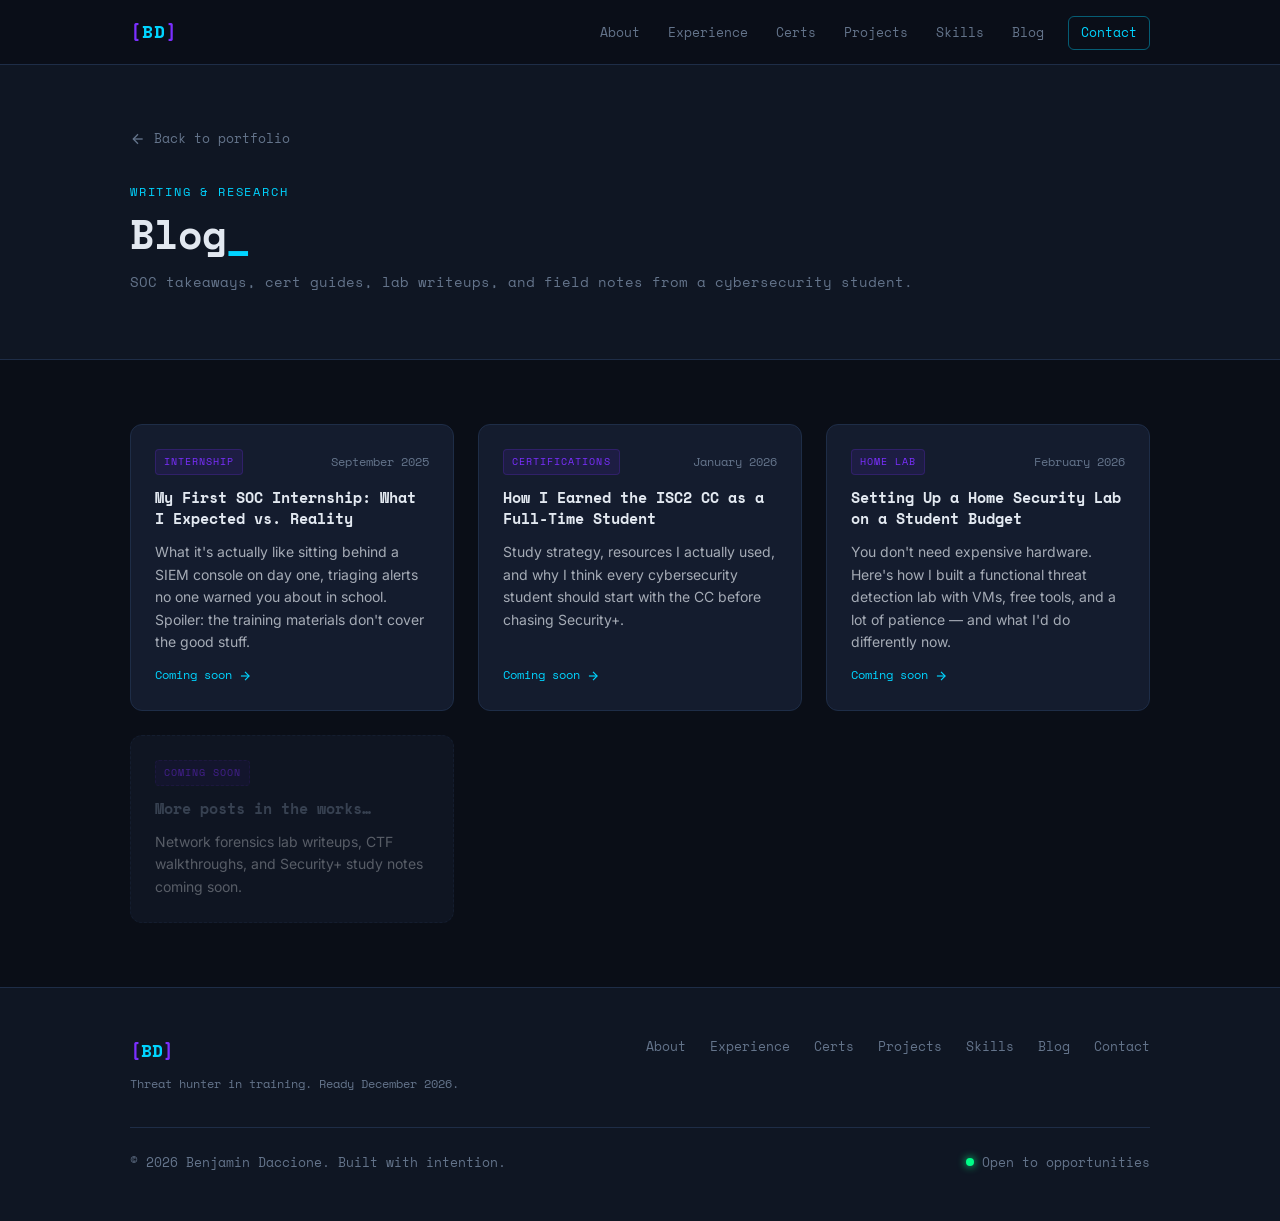
<file: blog/index.html>
<!DOCTYPE html>
<html lang="en">
<head>
  <meta charset="UTF-8" />
  <meta name="viewport" content="width=device-width, initial-scale=1.0" />

  <title>Blog — Benjamin Daccione | Cybersecurity</title>
  <meta name="description" content="Benjamin Daccione's cybersecurity blog — SOC internship takeaways, certification guides, and home lab writeups." />
  <meta property="og:title" content="Blog — Benjamin Daccione" />
  <meta property="og:description" content="Cybersecurity writing from a Blue Team student — SOC internship takeaways, cert guides, and lab writeups." />
  <meta property="og:type" content="website" />

  <!-- Favicon -->
  <link rel="icon" type="image/svg+xml" href="data:image/svg+xml,<svg xmlns='http://www.w3.org/2000/svg' viewBox='0 0 32 32'><rect width='32' height='32' rx='6' fill='%230a0e17'/><text x='50%' y='54%' dominant-baseline='middle' text-anchor='middle' font-size='18' font-family='monospace' font-weight='bold' fill='%2300d4ff'>BD</text></svg>" />

  <!-- Google Fonts -->
  <link rel="preconnect" href="https://fonts.googleapis.com" />
  <link rel="preconnect" href="https://fonts.gstatic.com" crossorigin />
  <link href="https://fonts.googleapis.com/css2?family=Space+Mono:ital,wght@0,400;0,700;1,400&family=Inter:wght@300;400;500;600;700&display=swap" rel="stylesheet" />

  <link rel="stylesheet" href="../css/styles.css" />
</head>
<body>

  <!-- ===================== NAVIGATION ===================== -->
  <header class="site-header" role="banner">
    <nav class="nav container" aria-label="Primary navigation">
      <a href="../index.html" class="nav__logo" aria-label="Benjamin Daccione — home">
        <span class="nav__logo-bracket">[</span>BD<span class="nav__logo-bracket">]</span>
      </a>

      <button class="nav__toggle" aria-label="Toggle navigation menu" aria-expanded="false" aria-controls="nav-links">
        <span class="nav__toggle-bar"></span>
        <span class="nav__toggle-bar"></span>
        <span class="nav__toggle-bar"></span>
      </button>

      <ul class="nav__links" id="nav-links" role="list">
        <li><a href="../index.html#about" class="nav__link">About</a></li>
        <li><a href="../index.html#experience" class="nav__link">Experience</a></li>
        <li><a href="../index.html#certifications" class="nav__link">Certs</a></li>
        <li><a href="../index.html#projects" class="nav__link">Projects</a></li>
        <li><a href="../index.html#skills" class="nav__link">Skills</a></li>
        <li><a href="index.html" class="nav__link" aria-current="page">Blog</a></li>
        <li><a href="../index.html#contact" class="nav__link nav__link--cta">Contact</a></li>
      </ul>
    </nav>
  </header>

  <main>

    <!-- Hero -->
    <section class="blog-page-hero" aria-labelledby="blog-page-title">
      <div class="container">
        <a href="../index.html" class="blog-page-back" aria-label="Back to portfolio">
          <svg width="16" height="16" viewBox="0 0 24 24" fill="none" stroke="currentColor" stroke-width="2" aria-hidden="true"><line x1="19" y1="12" x2="5" y2="12"/><polyline points="12 5 5 12 12 19"/></svg>
          Back to portfolio
        </a>
        <span class="section__label">writing &amp; research</span>
        <h1 class="section__title" id="blog-page-title">Blog</h1>
        <p style="color:var(--color-muted);font-size:0.9rem;margin-top:0.75rem;font-family:var(--font-mono)">
          SOC takeaways, cert guides, lab writeups, and field notes from a cybersecurity student.
        </p>
      </div>
    </section>

    <!-- Blog posts -->
    <div class="container">
      <div class="blog-page-grid">

        <!-- TODO: Ben - replace these placeholder cards with your real posts -->

        <article class="blog-card fade-in" aria-labelledby="bp-1">
          <div class="blog-card__meta">
            <span class="blog-card__tag">Internship</span>
            <!-- TODO: Ben - update datetime and visible date with real publish date -->
            <time class="blog-card__date" datetime="2025-09-01">September 2025</time>
          </div>
          <h2 class="blog-card__title" id="bp-1">My First SOC Internship: What I Expected vs. Reality</h2>
          <p class="blog-card__excerpt">
            <!-- TODO: Ben - replace with your real post content or excerpt -->
            What it's actually like sitting behind a SIEM console on day one, triaging alerts no one warned you about in school. Spoiler: the training materials don't cover the good stuff.
          </p>
          <!-- TODO: Ben - replace # with your real post URL -->
          <a href="#" class="blog-card__link" aria-label="Read: My First SOC Internship">
            Coming soon
            <svg width="14" height="14" viewBox="0 0 24 24" fill="none" stroke="currentColor" stroke-width="2" aria-hidden="true"><line x1="5" y1="12" x2="19" y2="12"/><polyline points="12 5 19 12 12 19"/></svg>
          </a>
        </article>

        <article class="blog-card fade-in" aria-labelledby="bp-2">
          <div class="blog-card__meta">
            <span class="blog-card__tag">Certifications</span>
            <time class="blog-card__date" datetime="2026-01-01">January 2026</time>
          </div>
          <h2 class="blog-card__title" id="bp-2">How I Earned the ISC2 CC as a Full-Time Student</h2>
          <p class="blog-card__excerpt">
            Study strategy, resources I actually used, and why I think every cybersecurity student should start with the CC before chasing Security+.
          </p>
          <a href="#" class="blog-card__link" aria-label="Read: How I Earned the ISC2 CC">
            Coming soon
            <svg width="14" height="14" viewBox="0 0 24 24" fill="none" stroke="currentColor" stroke-width="2" aria-hidden="true"><line x1="5" y1="12" x2="19" y2="12"/><polyline points="12 5 19 12 12 19"/></svg>
          </a>
        </article>

        <article class="blog-card fade-in" aria-labelledby="bp-3">
          <div class="blog-card__meta">
            <span class="blog-card__tag">Home Lab</span>
            <time class="blog-card__date" datetime="2026-02-01">February 2026</time>
          </div>
          <h2 class="blog-card__title" id="bp-3">Setting Up a Home Security Lab on a Student Budget</h2>
          <p class="blog-card__excerpt">
            You don't need expensive hardware. Here's how I built a functional threat detection lab with VMs, free tools, and a lot of patience — and what I'd do differently now.
          </p>
          <a href="#" class="blog-card__link" aria-label="Read: Setting Up a Home Security Lab">
            Coming soon
            <svg width="14" height="14" viewBox="0 0 24 24" fill="none" stroke="currentColor" stroke-width="2" aria-hidden="true"><line x1="5" y1="12" x2="19" y2="12"/><polyline points="12 5 19 12 12 19"/></svg>
          </a>
        </article>

        <!-- Placeholder empty state card — remove once real posts are added -->
        <article class="blog-card fade-in" style="border-style:dashed;opacity:0.5" aria-labelledby="bp-placeholder">
          <div class="blog-card__meta">
            <span class="blog-card__tag" style="border-style:dashed">Coming Soon</span>
          </div>
          <h2 class="blog-card__title" id="bp-placeholder" style="color:var(--color-muted)">
            More posts in the works&hellip;
          </h2>
          <p class="blog-card__excerpt">
            <!-- TODO: Ben - remove this card once you have more real posts -->
            Network forensics lab writeups, CTF walkthroughs, and Security+ study notes coming soon.
          </p>
        </article>

      </div>
    </div>

  </main>

  <!-- ===================== FOOTER ===================== -->
  <footer class="footer" role="contentinfo">
    <div class="container">
      <div class="footer__grid">
        <div class="footer__brand">
          <a href="../index.html" class="footer__logo" aria-label="Back to portfolio">
            <span class="nav__logo-bracket">[</span>BD<span class="nav__logo-bracket">]</span>
          </a>
          <p class="footer__tagline">Threat hunter in training. Ready December 2026.</p>
        </div>
        <nav class="footer__nav" aria-label="Footer navigation">
          <a href="../index.html#about">About</a>
          <a href="../index.html#experience">Experience</a>
          <a href="../index.html#certifications">Certs</a>
          <a href="../index.html#projects">Projects</a>
          <a href="../index.html#skills">Skills</a>
          <a href="index.html" aria-current="page">Blog</a>
          <a href="../index.html#contact">Contact</a>
        </nav>
      </div>
      <div class="footer__bottom">
        <p>&copy; <span id="footer-year"></span> Benjamin Daccione. Built with intention.</p>
        <p class="footer__status">
          <span class="status-dot status-dot--green" aria-hidden="true"></span>
          Open to opportunities
        </p>
      </div>
    </div>
  </footer>

  <script src="../js/main.js"></script>
</body>
</html>
</file>
<file: css/styles.css>
/* ============================================================
   Benjamin Daccione — Portfolio CSS
   Edit the :root variables below to retheme the entire site.
   ============================================================ */

/* ── Design Tokens ─────────────────────────────────────────── */
:root {
  --color-bg:        #0a0e17;
  --color-surface:   #0f1623;
  --color-surface-2: #141c2e;
  --color-border:    #1e2d47;
  --color-accent:    #00d4ff;
  --color-purple:    #7b2fff;
  --color-success:   #00ff88;
  --color-text:      #e2e8f0;
  --color-muted:     #64748b;
  --color-danger:    #ff4757;

  --font-mono:  'Space Mono', monospace;
  --font-body:  'Inter', sans-serif;

  --size-container: 1100px;
  --radius-sm:  6px;
  --radius-md:  12px;
  --radius-lg:  20px;

  --transition: 0.25s ease;
  --glow-accent: 0 0 20px rgba(0, 212, 255, 0.25);
  --glow-purple: 0 0 20px rgba(123, 47, 255, 0.25);
}

/* ── Reset ──────────────────────────────────────────────────── */
*, *::before, *::after {
  box-sizing: border-box;
  margin: 0;
  padding: 0;
}

html {
  scroll-behavior: smooth;
  font-size: 16px;
  -webkit-text-size-adjust: 100%;
}

body {
  background-color: var(--color-bg);
  color: var(--color-text);
  font-family: var(--font-body);
  line-height: 1.7;
  overflow-x: hidden;
}

img {
  max-width: 100%;
  display: block;
}

a {
  color: inherit;
  text-decoration: none;
}

ul, ol {
  list-style: none;
}

button {
  cursor: pointer;
  border: none;
  background: none;
  font-family: inherit;
}

/* ── Utility ────────────────────────────────────────────────── */
.container {
  max-width: var(--size-container);
  margin-inline: auto;
  padding-inline: clamp(1.25rem, 5vw, 2.5rem);
}

.accent {
  color: var(--color-accent);
}

/* ── Fade-in on scroll ──────────────────────────────────────── */
.fade-in {
  opacity: 0;
  transform: translateY(24px);
  transition: opacity 0.6s ease, transform 0.6s ease;
}

.fade-in.visible {
  opacity: 1;
  transform: none;
}

/* ── Buttons ────────────────────────────────────────────────── */
.btn {
  display: inline-flex;
  align-items: center;
  gap: 0.5rem;
  padding: 0.75rem 1.75rem;
  border-radius: var(--radius-sm);
  font-family: var(--font-mono);
  font-size: 0.875rem;
  font-weight: 700;
  letter-spacing: 0.05em;
  transition: all var(--transition);
  white-space: nowrap;
}

.btn--primary {
  background: var(--color-accent);
  color: var(--color-bg);
}

.btn--primary:hover,
.btn--primary:focus-visible {
  background: #33dcff;
  box-shadow: var(--glow-accent);
  outline: none;
}

.btn--outline {
  background: transparent;
  color: var(--color-accent);
  border: 1.5px solid var(--color-accent);
}

.btn--outline:hover,
.btn--outline:focus-visible {
  background: rgba(0, 212, 255, 0.08);
  box-shadow: var(--glow-accent);
  outline: none;
}

.btn--full {
  width: 100%;
  justify-content: center;
}

/* ── Tags ───────────────────────────────────────────────────── */
.tag {
  display: inline-block;
  padding: 0.2rem 0.65rem;
  border-radius: 4px;
  font-family: var(--font-mono);
  font-size: 0.72rem;
  letter-spacing: 0.04em;
  background: rgba(0, 212, 255, 0.08);
  color: var(--color-accent);
  border: 1px solid rgba(0, 212, 255, 0.2);
}

.tag--sm {
  font-size: 0.65rem;
  padding: 0.15rem 0.5rem;
}

/* ── Status dot ─────────────────────────────────────────────── */
.status-dot {
  display: inline-block;
  width: 8px;
  height: 8px;
  border-radius: 50%;
  flex-shrink: 0;
}

.status-dot--green {
  background: var(--color-success);
  box-shadow: 0 0 8px var(--color-success);
  animation: pulse-green 2s infinite;
}

@keyframes pulse-green {
  0%, 100% { opacity: 1; }
  50%       { opacity: 0.4; }
}

/* ── Section shared ─────────────────────────────────────────── */
.section {
  padding-block: clamp(5rem, 10vw, 8rem);
}

.section:nth-child(even) {
  background: var(--color-surface);
}

.section__header {
  margin-bottom: clamp(2.5rem, 5vw, 4rem);
}

.section__label {
  display: block;
  font-family: var(--font-mono);
  font-size: 0.75rem;
  color: var(--color-accent);
  letter-spacing: 0.15em;
  text-transform: uppercase;
  margin-bottom: 0.5rem;
}

.section__title {
  font-family: var(--font-mono);
  font-size: clamp(1.75rem, 4vw, 2.5rem);
  font-weight: 700;
  line-height: 1.2;
}

.section__title::after {
  content: '_';
  color: var(--color-accent);
  animation: blink 1.2s step-end infinite;
}

@keyframes blink {
  0%, 100% { opacity: 1; }
  50%       { opacity: 0; }
}

/* ================================================================
   NAVIGATION
   ================================================================ */
.site-header {
  position: fixed;
  inset-block-start: 0;
  inset-inline: 0;
  z-index: 100;
  backdrop-filter: blur(16px);
  -webkit-backdrop-filter: blur(16px);
  background: rgba(10, 14, 23, 0.85);
  border-bottom: 1px solid var(--color-border);
  transition: box-shadow var(--transition);
}

.site-header.scrolled {
  box-shadow: 0 4px 30px rgba(0, 0, 0, 0.4);
}

.nav {
  display: flex;
  align-items: center;
  justify-content: space-between;
  height: 64px;
}

.nav__logo {
  font-family: var(--font-mono);
  font-size: 1.1rem;
  font-weight: 700;
  color: var(--color-accent);
  letter-spacing: 0.05em;
  flex-shrink: 0;
}

.nav__logo-bracket {
  color: var(--color-purple);
}

.nav__links {
  display: flex;
  align-items: center;
  gap: 0.25rem;
}

.nav__link {
  font-family: var(--font-mono);
  font-size: 0.8rem;
  color: var(--color-muted);
  padding: 0.4rem 0.75rem;
  border-radius: var(--radius-sm);
  transition: color var(--transition), background var(--transition);
  position: relative;
}

.nav__link::after {
  content: '';
  position: absolute;
  inset-block-end: -2px;
  inset-inline-start: 0.75rem;
  inset-inline-end: 0.75rem;
  height: 2px;
  background: var(--color-accent);
  transform: scaleX(0);
  transition: transform var(--transition);
}

.nav__link:hover,
.nav__link:focus-visible {
  color: var(--color-text);
  outline: none;
}

.nav__link:hover::after,
.nav__link:focus-visible::after {
  transform: scaleX(1);
}

.nav__link--cta {
  color: var(--color-accent);
  border: 1.5px solid rgba(0, 212, 255, 0.4);
  margin-left: 0.5rem;
}

.nav__link--cta:hover,
.nav__link--cta:focus-visible {
  color: var(--color-accent);
  background: rgba(0, 212, 255, 0.08);
  border-color: var(--color-accent);
}

.nav__link--cta::after {
  display: none;
}

/* Hamburger */
.nav__toggle {
  display: none;
  flex-direction: column;
  gap: 5px;
  padding: 0.5rem;
  border-radius: var(--radius-sm);
}

.nav__toggle-bar {
  display: block;
  width: 22px;
  height: 2px;
  background: var(--color-text);
  border-radius: 2px;
  transition: all var(--transition);
}

.nav__toggle[aria-expanded="true"] .nav__toggle-bar:nth-child(1) {
  transform: translateY(7px) rotate(45deg);
}

.nav__toggle[aria-expanded="true"] .nav__toggle-bar:nth-child(2) {
  opacity: 0;
}

.nav__toggle[aria-expanded="true"] .nav__toggle-bar:nth-child(3) {
  transform: translateY(-7px) rotate(-45deg);
}

/* ================================================================
   HERO
   ================================================================ */
.hero {
  position: relative;
  min-height: 100dvh;
  display: flex;
  flex-direction: column;
  align-items: center;
  justify-content: center;
  overflow: hidden;
  padding-block-start: 80px;
}

.hero__canvas {
  position: absolute;
  inset: 0;
  width: 100%;
  height: 100%;
  z-index: 0;
  opacity: 0.6;
}

.hero__content {
  position: relative;
  z-index: 1;
  text-align: center;
}

.hero__eyebrow {
  font-family: var(--font-mono);
  font-size: 0.85rem;
  color: var(--color-accent);
  letter-spacing: 0.1em;
  margin-bottom: 1rem;
  opacity: 0.8;
}

.hero__name {
  font-family: var(--font-mono);
  font-size: clamp(2.5rem, 7vw, 5rem);
  font-weight: 700;
  line-height: 1.1;
  letter-spacing: -0.02em;
  background: linear-gradient(135deg, var(--color-text) 0%, var(--color-accent) 100%);
  -webkit-background-clip: text;
  -webkit-text-fill-color: transparent;
  background-clip: text;
  margin-bottom: 0.75rem;
}

.hero__title {
  font-family: var(--font-mono);
  font-size: clamp(0.8rem, 2vw, 1rem);
  color: var(--color-muted);
  letter-spacing: 0.05em;
  margin-bottom: 2rem;
}

.hero__tagline {
  font-family: var(--font-mono);
  font-size: clamp(1rem, 2.5vw, 1.35rem);
  color: var(--color-text);
  margin-bottom: 2.5rem;
  min-height: 1.8em;
}

.hero__tagline-static {
  color: var(--color-accent);
}

.hero__cursor {
  color: var(--color-accent);
  animation: blink 0.8s step-end infinite;
}

.hero__actions {
  display: flex;
  gap: 1rem;
  justify-content: center;
  flex-wrap: wrap;
  margin-bottom: 2rem;
}

.hero__status {
  display: flex;
  align-items: center;
  gap: 0.5rem;
  justify-content: center;
  font-size: 0.8rem;
  color: var(--color-muted);
  font-family: var(--font-mono);
}

.hero__scroll-hint {
  position: absolute;
  bottom: 2rem;
  left: 50%;
  transform: translateX(-50%);
  z-index: 1;
  display: flex;
  flex-direction: column;
  align-items: center;
  gap: 0.5rem;
  color: var(--color-muted);
  font-size: 0.65rem;
  font-family: var(--font-mono);
  letter-spacing: 0.15em;
  text-transform: uppercase;
  animation: scroll-bounce 2s infinite;
}

.hero__scroll-dot {
  animation: scroll-dot 2s infinite;
}

@keyframes scroll-bounce {
  0%, 100% { transform: translateX(-50%) translateY(0); }
  50%       { transform: translateX(-50%) translateY(6px); }
}

@keyframes scroll-dot {
  0%    { cy: 7; opacity: 1; }
  100%  { cy: 17; opacity: 0; }
}

/* ================================================================
   ABOUT
   ================================================================ */
.about__grid {
  display: grid;
  grid-template-columns: auto 1fr;
  gap: clamp(2rem, 5vw, 4rem);
  align-items: start;
}

.about__avatar-wrap {
  position: relative;
  width: 160px;
  flex-shrink: 0;
}

.about__avatar-initials {
  width: 160px;
  height: 160px;
  border-radius: 50%;
  background: linear-gradient(135deg, var(--color-surface-2), var(--color-border));
  display: flex;
  align-items: center;
  justify-content: center;
  font-family: var(--font-mono);
  font-size: 2.5rem;
  font-weight: 700;
  color: var(--color-accent);
  position: relative;
  z-index: 1;
}

.about__avatar-img {
  width: 160px;
  height: 160px;
  border-radius: 50%;
  object-fit: cover;
  position: relative;
  z-index: 1;
}

.about__avatar-ring {
  position: absolute;
  inset: -6px;
  border-radius: 50%;
  border: 2px solid var(--color-accent);
  opacity: 0.4;
  animation: ring-spin 8s linear infinite;
}

@keyframes ring-spin {
  from { transform: rotate(0deg); border-top-color: transparent; }
  to   { transform: rotate(360deg); border-top-color: transparent; }
}

.about__intro {
  font-size: 1.15rem;
  color: var(--color-text);
  font-weight: 500;
  margin-bottom: 1.25rem;
  border-left: 3px solid var(--color-accent);
  padding-left: 1rem;
}

.about__bio p {
  color: rgba(226, 232, 240, 0.8);
  margin-bottom: 1rem;
}

.about__currently {
  margin-top: 1.75rem;
  padding: 1.25rem 1.5rem;
  background: var(--color-surface-2);
  border-radius: var(--radius-md);
  border: 1px solid var(--color-border);
}

.about__currently-title {
  font-family: var(--font-mono);
  font-size: 0.9rem;
  color: var(--color-accent);
  margin-bottom: 0.75rem;
}

.about__currently-list {
  display: flex;
  flex-direction: column;
  gap: 0.4rem;
}

.about__currently-list li {
  font-size: 0.9rem;
  color: rgba(226, 232, 240, 0.75);
  padding-left: 1rem;
  position: relative;
}

.about__currently-list li::before {
  content: '›';
  position: absolute;
  left: 0;
  color: var(--color-accent);
}

.about__meta {
  display: flex;
  flex-wrap: wrap;
  gap: 1rem;
  margin-top: 1.5rem;
}

.about__meta-item {
  display: flex;
  align-items: center;
  gap: 0.5rem;
  font-size: 0.85rem;
  color: var(--color-muted);
}

.about__meta-item svg {
  color: var(--color-accent);
  flex-shrink: 0;
}

/* ================================================================
   EXPERIENCE / TIMELINE
   ================================================================ */
.timeline {
  position: relative;
  padding-left: 2rem;
}

.timeline::before {
  content: '';
  position: absolute;
  left: 0;
  top: 0;
  bottom: 0;
  width: 2px;
  background: linear-gradient(to bottom, var(--color-accent), var(--color-purple), transparent);
}

.timeline__item {
  position: relative;
  margin-bottom: 2.5rem;
}

.timeline__item:last-child {
  margin-bottom: 0;
}

.timeline__dot {
  position: absolute;
  left: -2.45rem;
  top: 1.5rem;
  width: 14px;
  height: 14px;
  border-radius: 50%;
  background: var(--color-accent);
  border: 3px solid var(--color-bg);
  box-shadow: 0 0 12px var(--color-accent);
}

.timeline__card {
  background: var(--color-surface-2);
  border: 1px solid var(--color-border);
  border-radius: var(--radius-md);
  padding: 1.5rem;
  transition: border-color var(--transition), box-shadow var(--transition);
}

.timeline__card:hover {
  border-color: rgba(0, 212, 255, 0.35);
  box-shadow: var(--glow-accent);
}

.timeline__card-header {
  display: flex;
  justify-content: space-between;
  align-items: flex-start;
  gap: 1rem;
  flex-wrap: wrap;
  margin-bottom: 1rem;
}

.timeline__role {
  font-family: var(--font-mono);
  font-size: 1.05rem;
  font-weight: 700;
  color: var(--color-text);
}

.timeline__company {
  font-size: 0.875rem;
  color: var(--color-accent);
  margin-top: 0.2rem;
}

.timeline__date {
  font-family: var(--font-mono);
  font-size: 0.75rem;
  color: var(--color-muted);
  white-space: nowrap;
  margin-top: 0.3rem;
}

.timeline__bullets {
  margin-bottom: 1rem;
}

.timeline__bullets li {
  font-size: 0.9rem;
  color: rgba(226, 232, 240, 0.8);
  padding: 0.25rem 0 0.25rem 1.25rem;
  position: relative;
}

.timeline__bullets li::before {
  content: '▸';
  position: absolute;
  left: 0;
  color: var(--color-accent);
  font-size: 0.75rem;
  top: 0.35rem;
}

.timeline__tags {
  display: flex;
  flex-wrap: wrap;
  gap: 0.4rem;
}

/* ================================================================
   CERTIFICATIONS
   ================================================================ */
.certs__grid {
  display: grid;
  grid-template-columns: repeat(auto-fit, minmax(240px, 1fr));
  gap: 1.5rem;
}

.cert-card {
  background: var(--color-surface-2);
  border: 1px solid var(--color-border);
  border-radius: var(--radius-md);
  padding: 1.75rem;
  position: relative;
  transition: border-color var(--transition), box-shadow var(--transition), transform var(--transition);
  display: flex;
  flex-direction: column;
  gap: 0.5rem;
  overflow: hidden;
}

.cert-card:hover {
  transform: translateY(-4px);
}

.cert-card--earned:hover {
  border-color: rgba(0, 255, 136, 0.4);
  box-shadow: 0 0 24px rgba(0, 255, 136, 0.15);
}

.cert-card--progress:hover {
  border-color: rgba(0, 212, 255, 0.4);
  box-shadow: var(--glow-accent);
}

.cert-card--next:hover {
  border-color: rgba(123, 47, 255, 0.4);
  box-shadow: var(--glow-purple);
}

.cert-card__badge {
  position: absolute;
  top: 1rem;
  right: 1rem;
  font-family: var(--font-mono);
  font-size: 0.6rem;
  letter-spacing: 0.1em;
  padding: 0.2rem 0.5rem;
  border-radius: 4px;
  font-weight: 700;
}

.cert-card__badge--earned {
  background: rgba(0, 255, 136, 0.12);
  color: var(--color-success);
  border: 1px solid rgba(0, 255, 136, 0.3);
}

.cert-card__badge--progress {
  background: rgba(0, 212, 255, 0.1);
  color: var(--color-accent);
  border: 1px solid rgba(0, 212, 255, 0.25);
}

.cert-card__badge--next {
  background: rgba(123, 47, 255, 0.1);
  color: var(--color-purple);
  border: 1px solid rgba(123, 47, 255, 0.25);
}

.cert-card__icon {
  margin-bottom: 0.5rem;
}

.cert-card__name {
  font-family: var(--font-mono);
  font-size: 1rem;
  font-weight: 700;
}

.cert-card__issuer {
  font-size: 0.8rem;
  color: var(--color-muted);
}

.cert-card__year {
  font-family: var(--font-mono);
  font-size: 0.8rem;
  color: var(--color-success);
}

.cert-card__desc {
  font-size: 0.85rem;
  color: rgba(226, 232, 240, 0.65);
  margin-top: 0.5rem;
  line-height: 1.5;
}

.cert-card__progress-wrap {
  margin-top: 0.5rem;
}

.cert-card__progress-bar {
  height: 4px;
  background: var(--color-border);
  border-radius: 2px;
  overflow: hidden;
  margin-bottom: 0.35rem;
}

.cert-card__progress-fill {
  height: 100%;
  background: linear-gradient(90deg, var(--color-accent), var(--color-purple));
  border-radius: 2px;
  transition: width 1.5s cubic-bezier(0.4, 0, 0.2, 1);
}

.cert-card__progress-label {
  font-size: 0.72rem;
  color: var(--color-muted);
  font-family: var(--font-mono);
}

.cert-card__next-list {
  margin-top: 0.5rem;
}

.cert-card__next-list li {
  font-size: 0.85rem;
  color: rgba(226, 232, 240, 0.7);
  padding: 0.25rem 0;
  padding-left: 1rem;
  position: relative;
}

.cert-card__next-list li::before {
  content: '›';
  position: absolute;
  left: 0;
  color: var(--color-purple);
}

/* ================================================================
   PROJECTS
   ================================================================ */
.projects__filters {
  display: flex;
  gap: 0.5rem;
  flex-wrap: wrap;
  margin-bottom: 2.5rem;
}

.filter-btn {
  font-family: var(--font-mono);
  font-size: 0.75rem;
  letter-spacing: 0.05em;
  padding: 0.4rem 1rem;
  border-radius: 4px;
  border: 1px solid var(--color-border);
  color: var(--color-muted);
  background: transparent;
  transition: all var(--transition);
}

.filter-btn:hover,
.filter-btn:focus-visible {
  color: var(--color-text);
  border-color: var(--color-accent);
  outline: none;
}

.filter-btn--active {
  background: rgba(0, 212, 255, 0.1);
  color: var(--color-accent);
  border-color: var(--color-accent);
}

.projects__grid {
  display: grid;
  grid-template-columns: repeat(auto-fit, minmax(300px, 1fr));
  gap: 1.5rem;
}

.project-card {
  background: var(--color-surface-2);
  border: 1px solid var(--color-border);
  border-radius: var(--radius-md);
  padding: 1.5rem;
  display: flex;
  flex-direction: column;
  gap: 0.75rem;
  transition: border-color var(--transition), box-shadow var(--transition), transform var(--transition);
}

.project-card:hover {
  border-color: rgba(0, 212, 255, 0.35);
  box-shadow: var(--glow-accent);
  transform: translateY(-4px);
}

.project-card[hidden] {
  display: none;
}

.project-card__category {
  font-family: var(--font-mono);
  font-size: 0.65rem;
  letter-spacing: 0.12em;
  text-transform: uppercase;
  color: var(--color-accent);
}

.project-card__title {
  font-family: var(--font-mono);
  font-size: 1rem;
  font-weight: 700;
  line-height: 1.3;
}

.project-card__desc {
  font-size: 0.875rem;
  color: rgba(226, 232, 240, 0.75);
  line-height: 1.6;
  flex: 1;
}

.project-card__tools {
  display: flex;
  flex-wrap: wrap;
  gap: 0.35rem;
}

.project-card__links {
  display: flex;
  gap: 1rem;
  margin-top: 0.25rem;
  padding-top: 1rem;
  border-top: 1px solid var(--color-border);
}

.project-card__link {
  display: inline-flex;
  align-items: center;
  gap: 0.4rem;
  font-family: var(--font-mono);
  font-size: 0.75rem;
  color: var(--color-muted);
  transition: color var(--transition);
}

.project-card__link:hover,
.project-card__link:focus-visible {
  color: var(--color-accent);
  outline: none;
}

.projects__note {
  margin-top: 2rem;
  text-align: center;
  font-family: var(--font-mono);
  font-size: 0.8rem;
  color: var(--color-muted);
}

/* ================================================================
   SKILLS
   ================================================================ */
.skills__grid {
  display: grid;
  grid-template-columns: repeat(auto-fit, minmax(280px, 1fr));
  gap: 2rem;
  margin-bottom: 3rem;
}

.skill-group {
  background: var(--color-surface-2);
  border: 1px solid var(--color-border);
  border-radius: var(--radius-md);
  padding: 1.5rem;
}

.skill-group__title {
  font-family: var(--font-mono);
  font-size: 0.85rem;
  font-weight: 700;
  color: var(--color-accent);
  margin-bottom: 1.25rem;
  display: flex;
  align-items: center;
  gap: 0.5rem;
}

.skill-group__icon {
  font-size: 0.75rem;
}

.skill-group__list {
  display: flex;
  flex-direction: column;
  gap: 0.875rem;
}

.skill-item {
  display: flex;
  flex-direction: column;
  gap: 0.3rem;
}

.skill-item__name {
  font-size: 0.85rem;
  color: rgba(226, 232, 240, 0.85);
}

.skill-item__bar {
  height: 4px;
  background: var(--color-border);
  border-radius: 2px;
  overflow: hidden;
}

.skill-item__fill {
  height: 100%;
  width: 0;
  background: linear-gradient(90deg, var(--color-accent), var(--color-purple));
  border-radius: 2px;
  transition: width 1.2s cubic-bezier(0.4, 0, 0.2, 1);
}

.skill-item__fill.animated {
  width: var(--fill);
}

.skills__badges {
  display: flex;
  flex-wrap: wrap;
  gap: 0.5rem;
  justify-content: center;
}

.skill-badge {
  padding: 0.4rem 1rem;
  border-radius: 100px;
  font-family: var(--font-mono);
  font-size: 0.75rem;
  background: rgba(123, 47, 255, 0.08);
  color: var(--color-purple);
  border: 1px solid rgba(123, 47, 255, 0.2);
  transition: all var(--transition);
}

.skill-badge:hover {
  background: rgba(123, 47, 255, 0.15);
  border-color: rgba(123, 47, 255, 0.4);
  box-shadow: var(--glow-purple);
}

/* ================================================================
   BLOG
   ================================================================ */
.blog__grid {
  display: grid;
  grid-template-columns: repeat(auto-fit, minmax(280px, 1fr));
  gap: 1.5rem;
}

.blog-card {
  background: var(--color-surface-2);
  border: 1px solid var(--color-border);
  border-radius: var(--radius-md);
  padding: 1.5rem;
  display: flex;
  flex-direction: column;
  gap: 0.75rem;
  transition: border-color var(--transition), box-shadow var(--transition), transform var(--transition);
}

.blog-card:hover {
  border-color: rgba(123, 47, 255, 0.35);
  box-shadow: var(--glow-purple);
  transform: translateY(-4px);
}

.blog-card__meta {
  display: flex;
  align-items: center;
  justify-content: space-between;
  gap: 0.5rem;
}

.blog-card__tag {
  font-family: var(--font-mono);
  font-size: 0.65rem;
  letter-spacing: 0.1em;
  text-transform: uppercase;
  padding: 0.2rem 0.5rem;
  border-radius: 4px;
  background: rgba(123, 47, 255, 0.1);
  color: var(--color-purple);
  border: 1px solid rgba(123, 47, 255, 0.2);
}

.blog-card__date {
  font-family: var(--font-mono);
  font-size: 0.72rem;
  color: var(--color-muted);
}

.blog-card__title {
  font-family: var(--font-mono);
  font-size: 0.95rem;
  font-weight: 700;
  line-height: 1.4;
}

.blog-card__excerpt {
  font-size: 0.875rem;
  color: rgba(226, 232, 240, 0.7);
  line-height: 1.6;
  flex: 1;
}

.blog-card__link {
  display: inline-flex;
  align-items: center;
  gap: 0.4rem;
  font-family: var(--font-mono);
  font-size: 0.75rem;
  color: var(--color-accent);
  transition: gap var(--transition);
  margin-top: auto;
}

.blog-card__link:hover,
.blog-card__link:focus-visible {
  gap: 0.65rem;
  outline: none;
}

.blog__cta {
  text-align: center;
  margin-top: 2.5rem;
}

/* ================================================================
   CONTACT
   ================================================================ */
.contact__grid {
  display: grid;
  grid-template-columns: 1fr 1fr;
  gap: clamp(2rem, 5vw, 4rem);
  align-items: start;
}

.contact__note {
  font-size: 1.05rem;
  color: rgba(226, 232, 240, 0.85);
  line-height: 1.7;
  margin-bottom: 2rem;
  border-left: 3px solid var(--color-accent);
  padding-left: 1rem;
}

.contact__links {
  display: flex;
  flex-direction: column;
  gap: 1rem;
}

.contact__link {
  display: inline-flex;
  align-items: center;
  gap: 0.75rem;
  font-size: 0.9rem;
  color: var(--color-muted);
  transition: color var(--transition);
}

.contact__link svg {
  color: var(--color-accent);
  flex-shrink: 0;
}

.contact__link:hover,
.contact__link:focus-visible {
  color: var(--color-text);
  outline: none;
}

/* Form */
.contact__form {
  display: flex;
  flex-direction: column;
  gap: 1.25rem;
}

.form-group {
  display: flex;
  flex-direction: column;
  gap: 0.4rem;
}

.form-label {
  font-family: var(--font-mono);
  font-size: 0.75rem;
  letter-spacing: 0.08em;
  color: var(--color-muted);
  text-transform: uppercase;
}

.form-input {
  background: var(--color-surface-2);
  border: 1px solid var(--color-border);
  border-radius: var(--radius-sm);
  padding: 0.75rem 1rem;
  color: var(--color-text);
  font-family: var(--font-body);
  font-size: 0.9rem;
  transition: border-color var(--transition), box-shadow var(--transition);
  width: 100%;
}

.form-input::placeholder {
  color: var(--color-muted);
}

.form-input:focus {
  outline: none;
  border-color: var(--color-accent);
  box-shadow: 0 0 0 3px rgba(0, 212, 255, 0.12);
}

.form-input:invalid:not(:placeholder-shown) {
  border-color: var(--color-danger);
}

.form-textarea {
  resize: vertical;
  min-height: 120px;
}

.form-note {
  font-family: var(--font-mono);
  font-size: 0.72rem;
  color: var(--color-muted);
  text-align: center;
}

/* ================================================================
   FOOTER
   ================================================================ */
.footer {
  background: var(--color-surface);
  border-top: 1px solid var(--color-border);
  padding-block: 3rem;
}

.footer__grid {
  display: flex;
  justify-content: space-between;
  align-items: flex-start;
  gap: 2rem;
  flex-wrap: wrap;
  margin-bottom: 2rem;
}

.footer__logo {
  font-family: var(--font-mono);
  font-size: 1.1rem;
  font-weight: 700;
  color: var(--color-accent);
  display: block;
  margin-bottom: 0.5rem;
}

.footer__tagline {
  font-family: var(--font-mono);
  font-size: 0.75rem;
  color: var(--color-muted);
}

.footer__nav {
  display: flex;
  flex-wrap: wrap;
  gap: 0.5rem 1.5rem;
}

.footer__nav a {
  font-family: var(--font-mono);
  font-size: 0.8rem;
  color: var(--color-muted);
  transition: color var(--transition);
}

.footer__nav a:hover,
.footer__nav a:focus-visible {
  color: var(--color-accent);
  outline: none;
}

.footer__bottom {
  display: flex;
  justify-content: space-between;
  align-items: center;
  gap: 1rem;
  flex-wrap: wrap;
  padding-top: 1.5rem;
  border-top: 1px solid var(--color-border);
  font-size: 0.8rem;
  color: var(--color-muted);
  font-family: var(--font-mono);
}

.footer__status {
  display: flex;
  align-items: center;
  gap: 0.5rem;
}

/* ================================================================
   BLOG PAGE (blog/index.html)
   ================================================================ */
.blog-page-hero {
  padding-block: 8rem 4rem;
  background: var(--color-surface);
  border-bottom: 1px solid var(--color-border);
}

.blog-page-grid {
  display: grid;
  grid-template-columns: repeat(auto-fit, minmax(300px, 1fr));
  gap: 1.5rem;
  padding-block: 4rem;
}

.blog-page-back {
  display: inline-flex;
  align-items: center;
  gap: 0.5rem;
  font-family: var(--font-mono);
  font-size: 0.8rem;
  color: var(--color-muted);
  transition: color var(--transition);
  margin-bottom: 2rem;
}

.blog-page-back:hover {
  color: var(--color-accent);
}

/* ================================================================
   RESPONSIVE
   ================================================================ */
@media (max-width: 768px) {
  /* Nav */
  .nav__toggle {
    display: flex;
  }

  .nav__links {
    position: fixed;
    inset-block-start: 64px;
    inset-inline: 0;
    background: rgba(10, 14, 23, 0.98);
    backdrop-filter: blur(16px);
    flex-direction: column;
    padding: 1.5rem;
    gap: 0.25rem;
    border-bottom: 1px solid var(--color-border);
    transform: translateY(-100%);
    opacity: 0;
    pointer-events: none;
    transition: transform var(--transition), opacity var(--transition);
    z-index: 99;
  }

  .nav__links.open {
    transform: translateY(0);
    opacity: 1;
    pointer-events: auto;
  }

  .nav__link {
    display: block;
    padding: 0.75rem 1rem;
    font-size: 0.9rem;
    border-radius: var(--radius-sm);
  }

  .nav__link--cta {
    margin-left: 0;
    text-align: center;
  }

  /* About */
  .about__grid {
    grid-template-columns: 1fr;
    text-align: center;
  }

  .about__avatar-wrap {
    margin-inline: auto;
  }

  .about__intro {
    border-left: none;
    border-top: 3px solid var(--color-accent);
    padding-left: 0;
    padding-top: 1rem;
    text-align: left;
  }

  .about__meta {
    justify-content: center;
  }

  /* Contact */
  .contact__grid {
    grid-template-columns: 1fr;
  }

  /* Footer */
  .footer__grid {
    flex-direction: column;
  }

  .footer__bottom {
    flex-direction: column;
    text-align: center;
  }
}

@media (max-width: 480px) {
  .hero__actions {
    flex-direction: column;
    align-items: center;
  }

  .certs__grid {
    grid-template-columns: 1fr;
  }

  .projects__grid,
  .blog__grid {
    grid-template-columns: 1fr;
  }

  .skills__grid {
    grid-template-columns: 1fr;
  }
}

/* ── Focus visible (accessibility) ─────────────────────────── */
:focus-visible {
  outline: 2px solid var(--color-accent);
  outline-offset: 3px;
}

/* ── Reduced motion ─────────────────────────────────────────── */
@media (prefers-reduced-motion: reduce) {
  *, *::before, *::after {
    animation-duration: 0.01ms !important;
    transition-duration: 0.01ms !important;
  }

  .hero__canvas {
    display: none;
  }

  .fade-in {
    opacity: 1;
    transform: none;
  }
}
</file>
